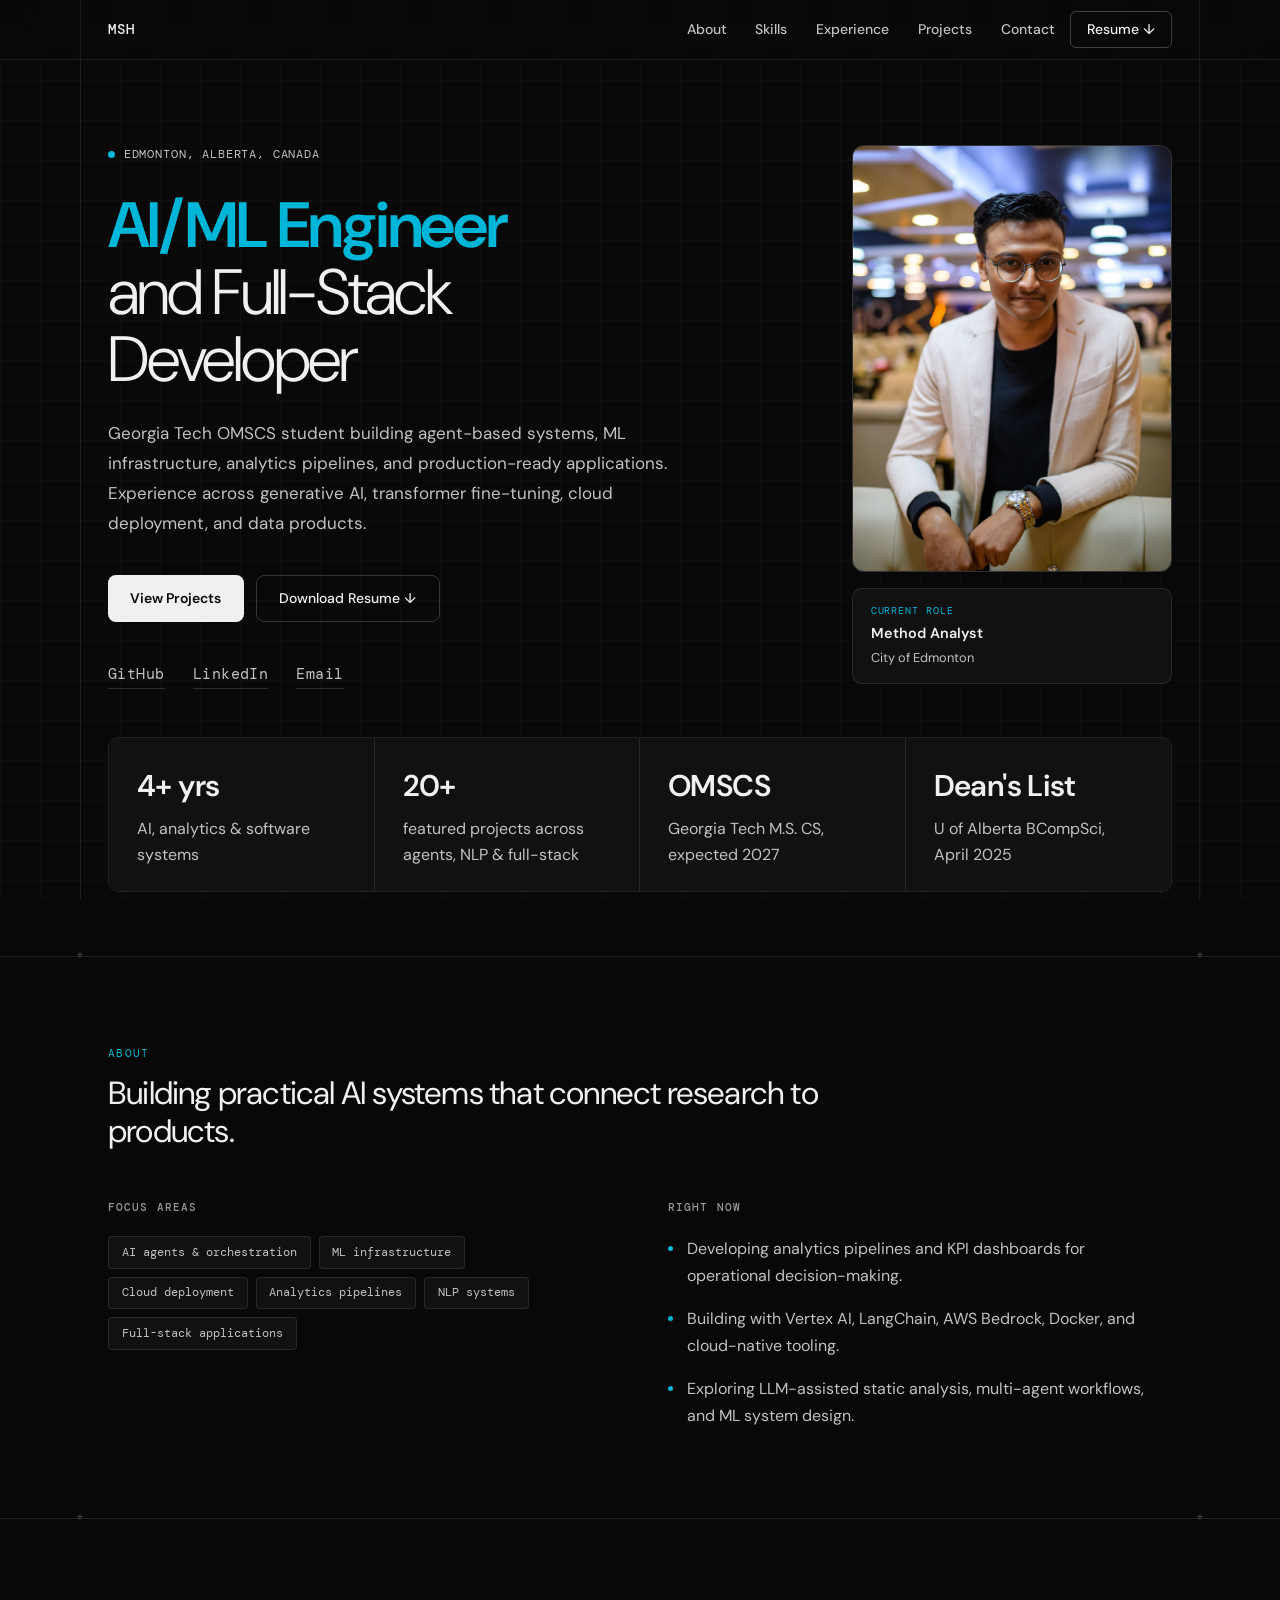
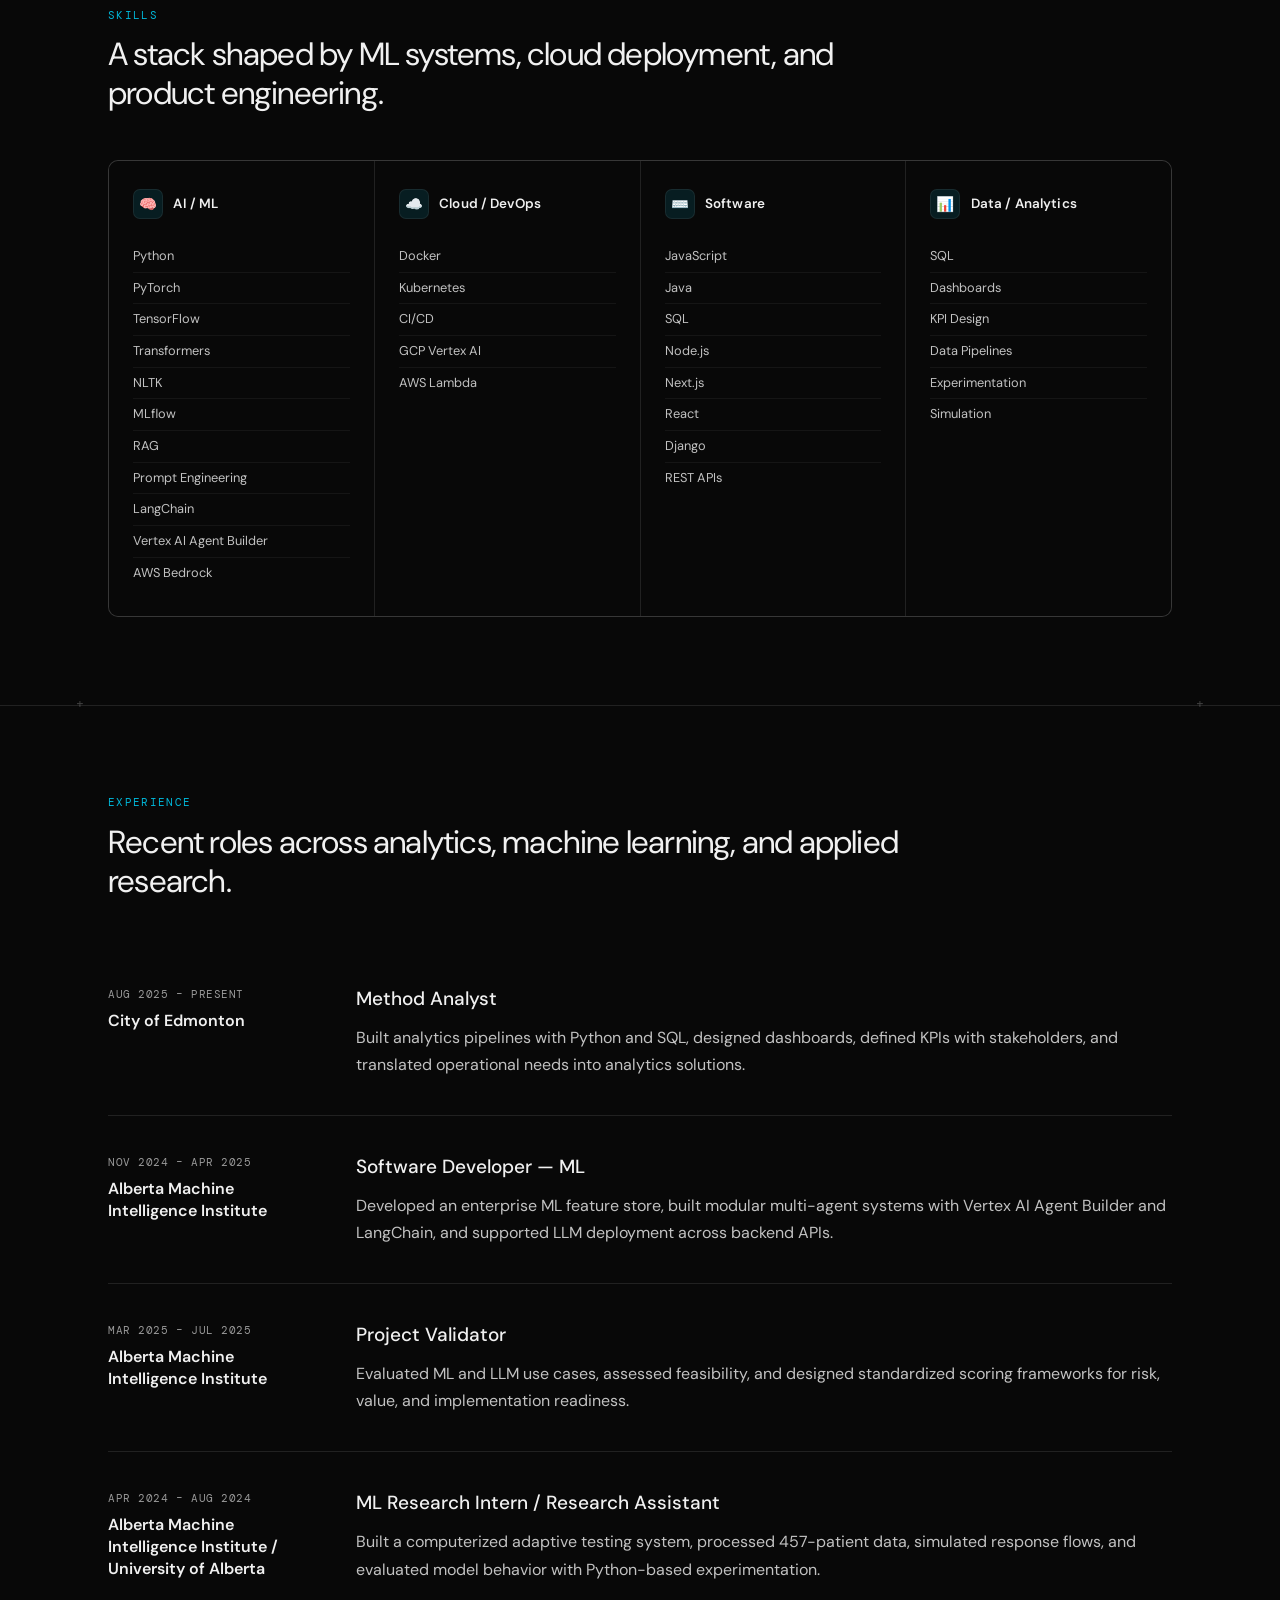
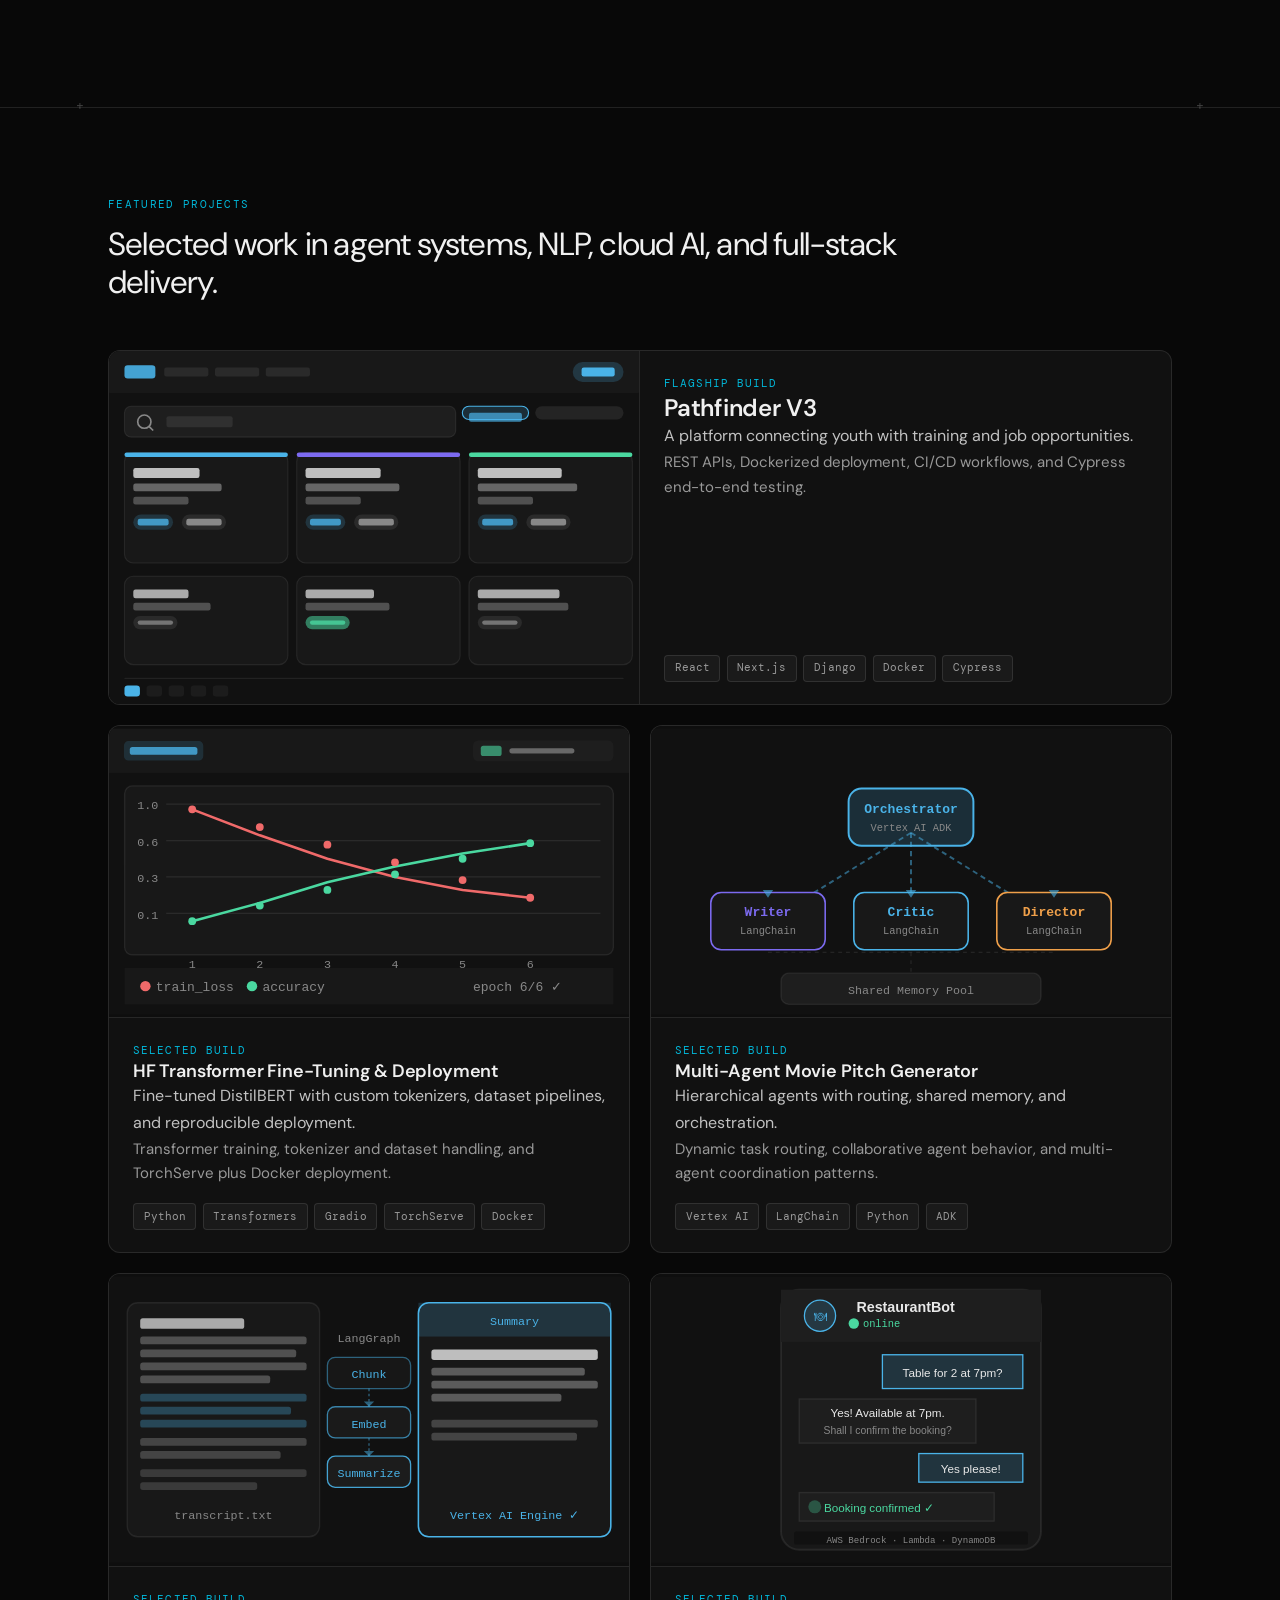
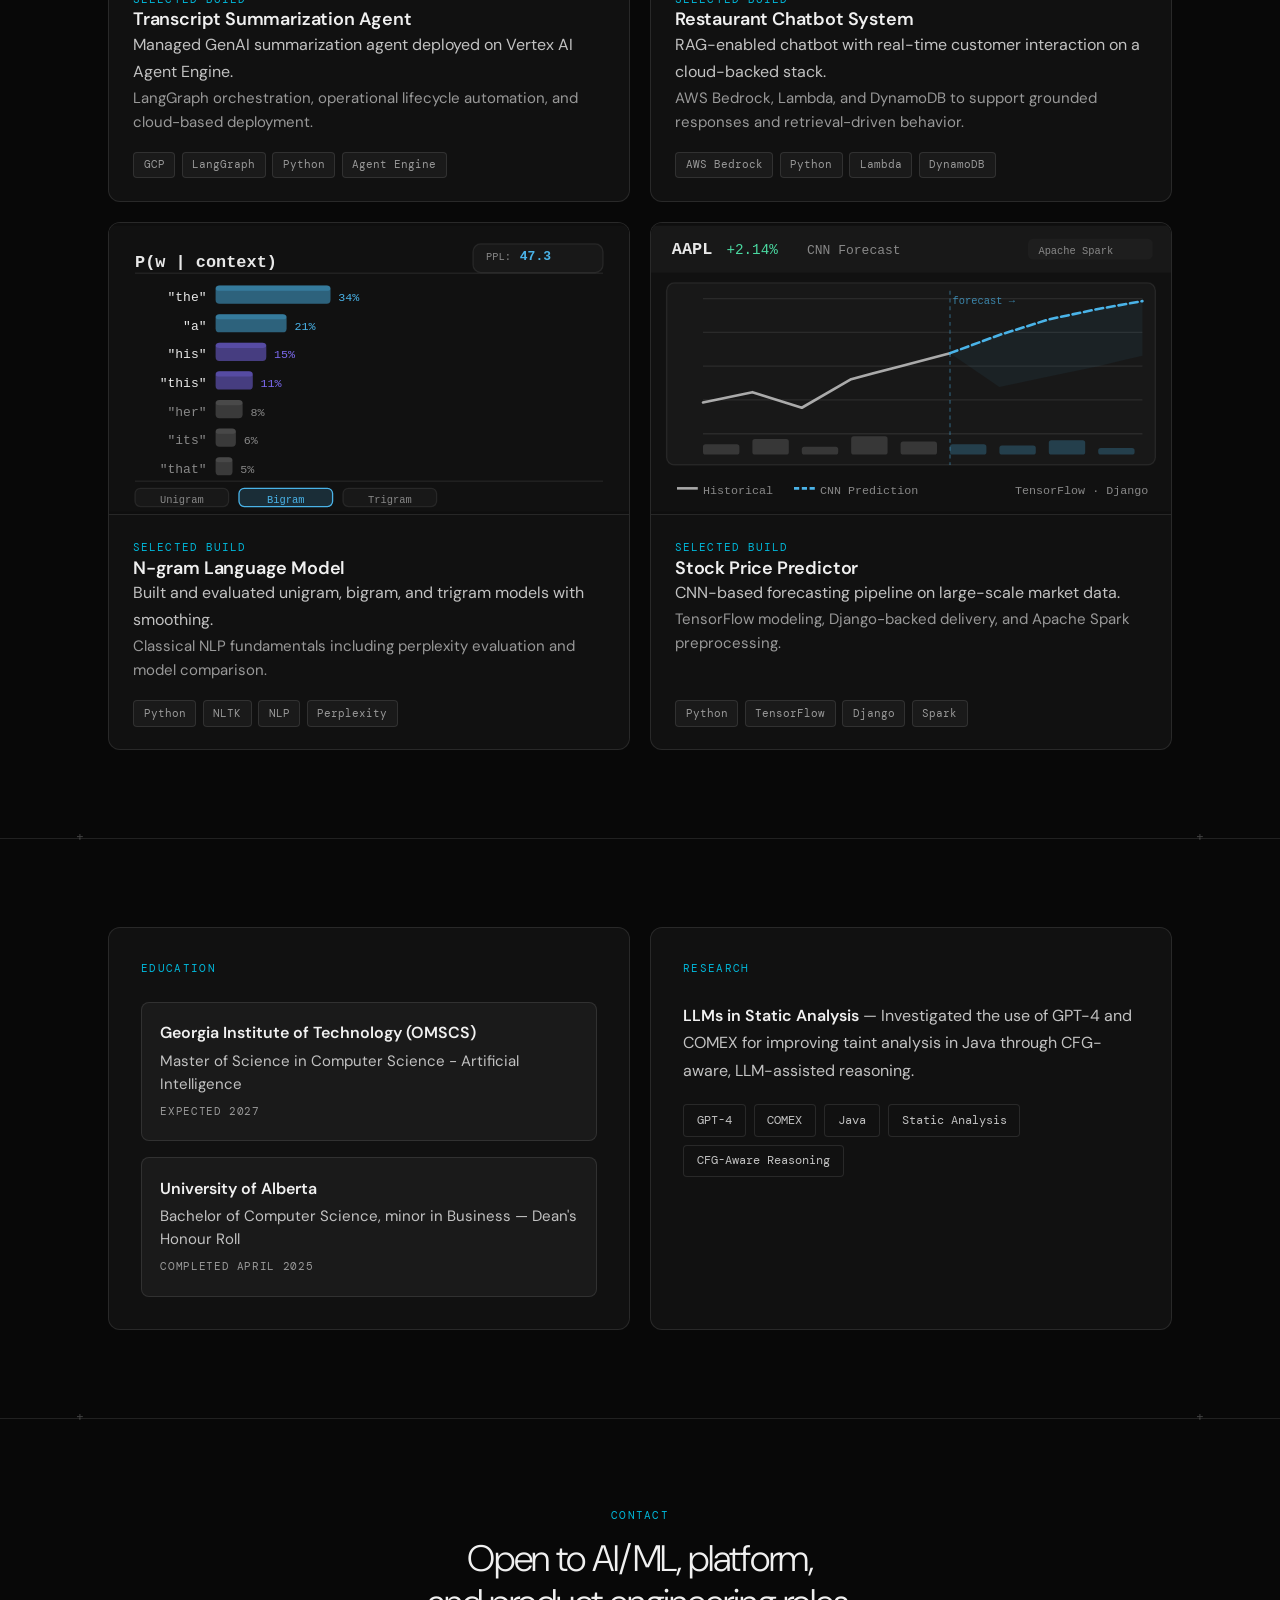
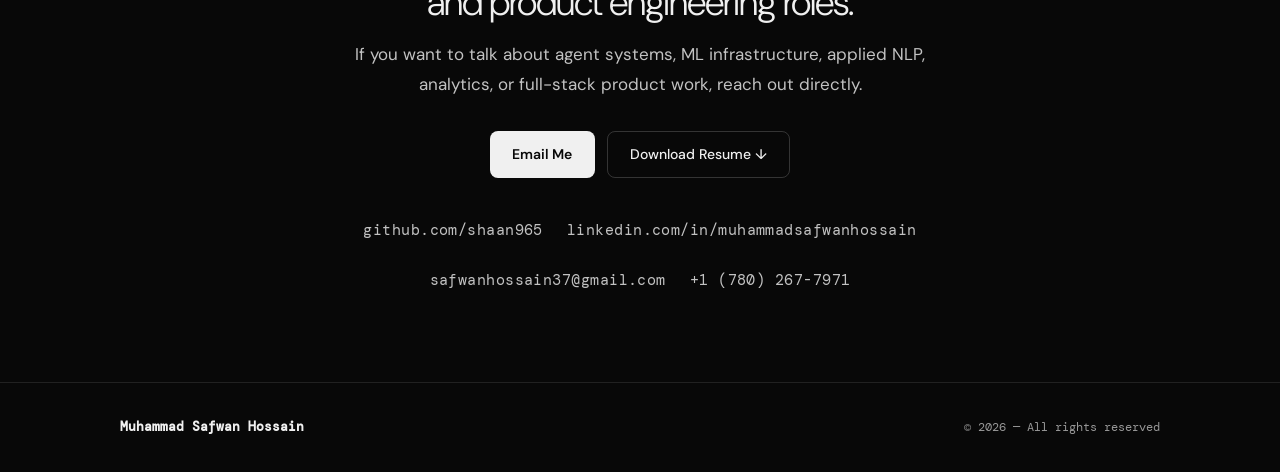
<file: index.html>
<!DOCTYPE html>
<html lang="en">
<head>
  <meta charset="UTF-8">
  <meta http-equiv="refresh" content="0; url=./Portfolio.html">
  <meta name="viewport" content="width=device-width, initial-scale=1.0">
  <title>Redirecting...</title>
  <script>
    window.location.replace('./Portfolio.html');
  </script>
</head>
<body>
  <p><a href="./Portfolio.html">Open portfolio</a></p>
</body>
</html>
</file>
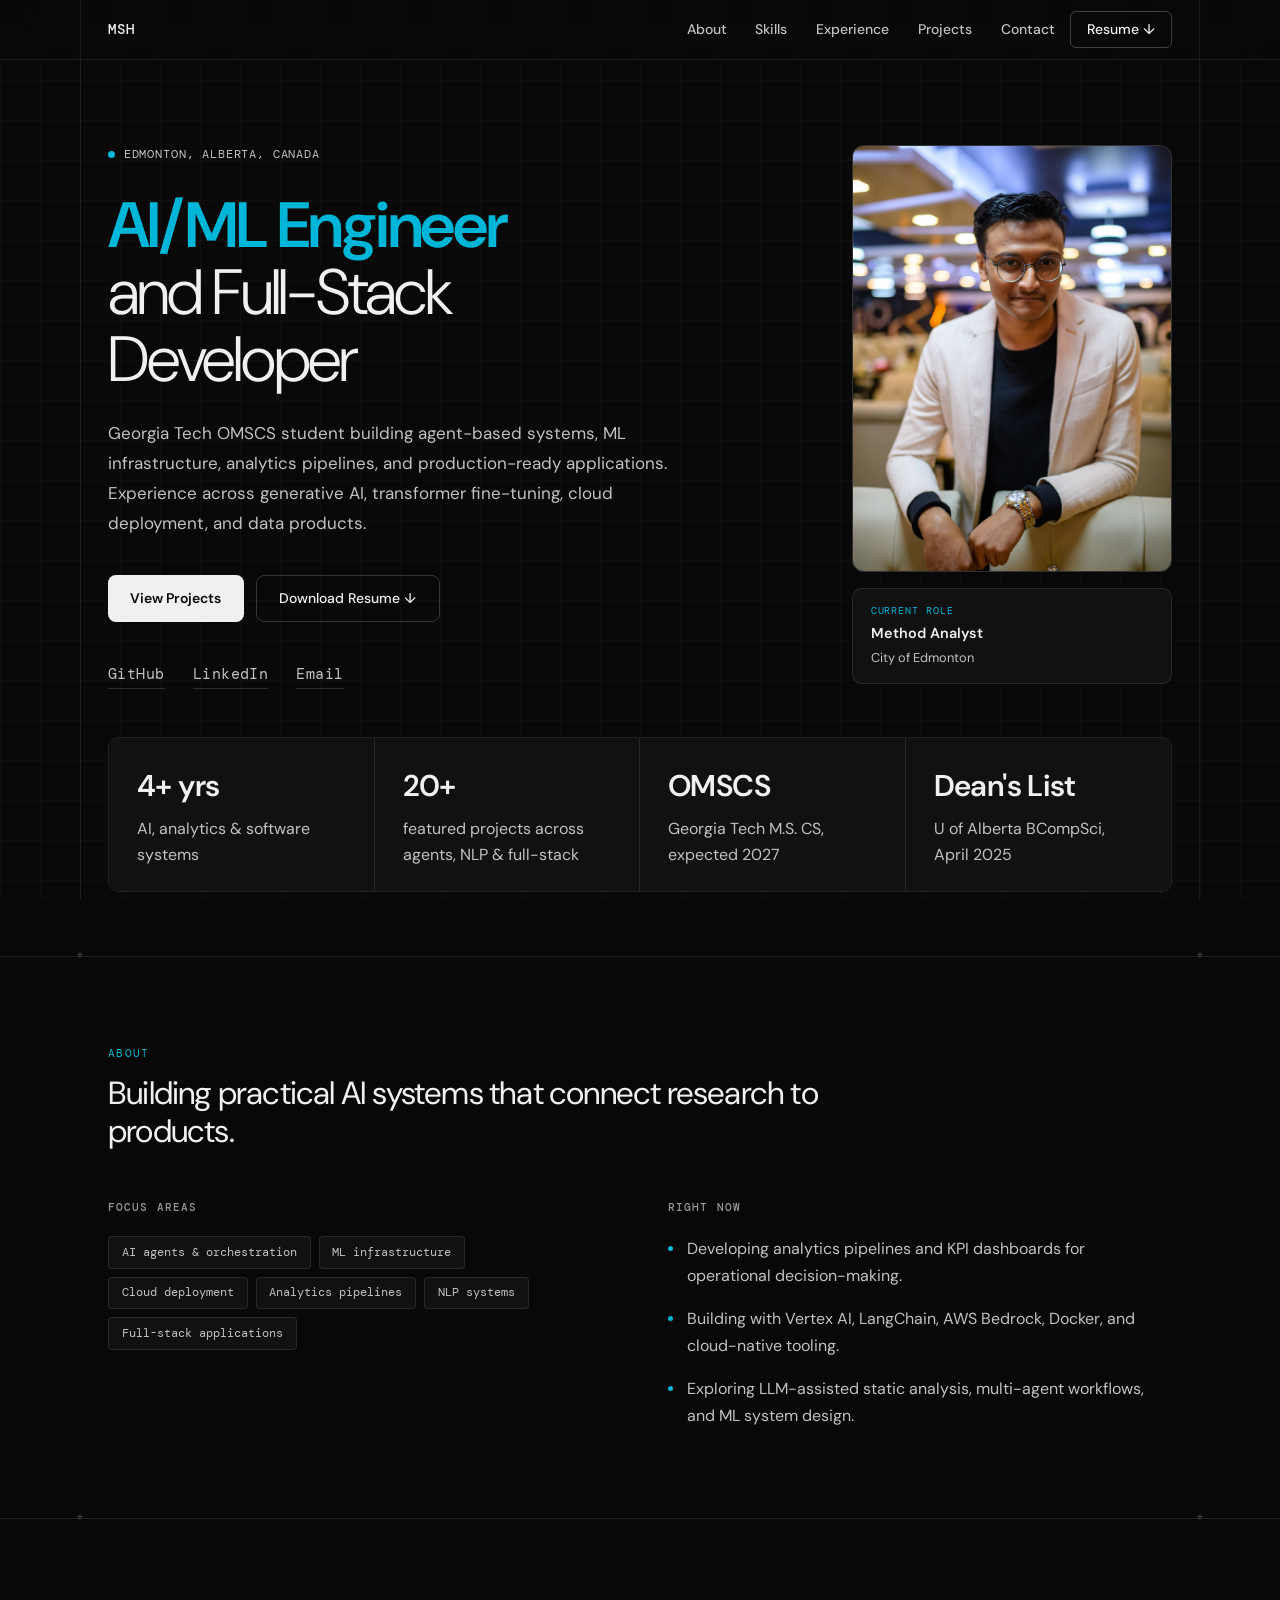
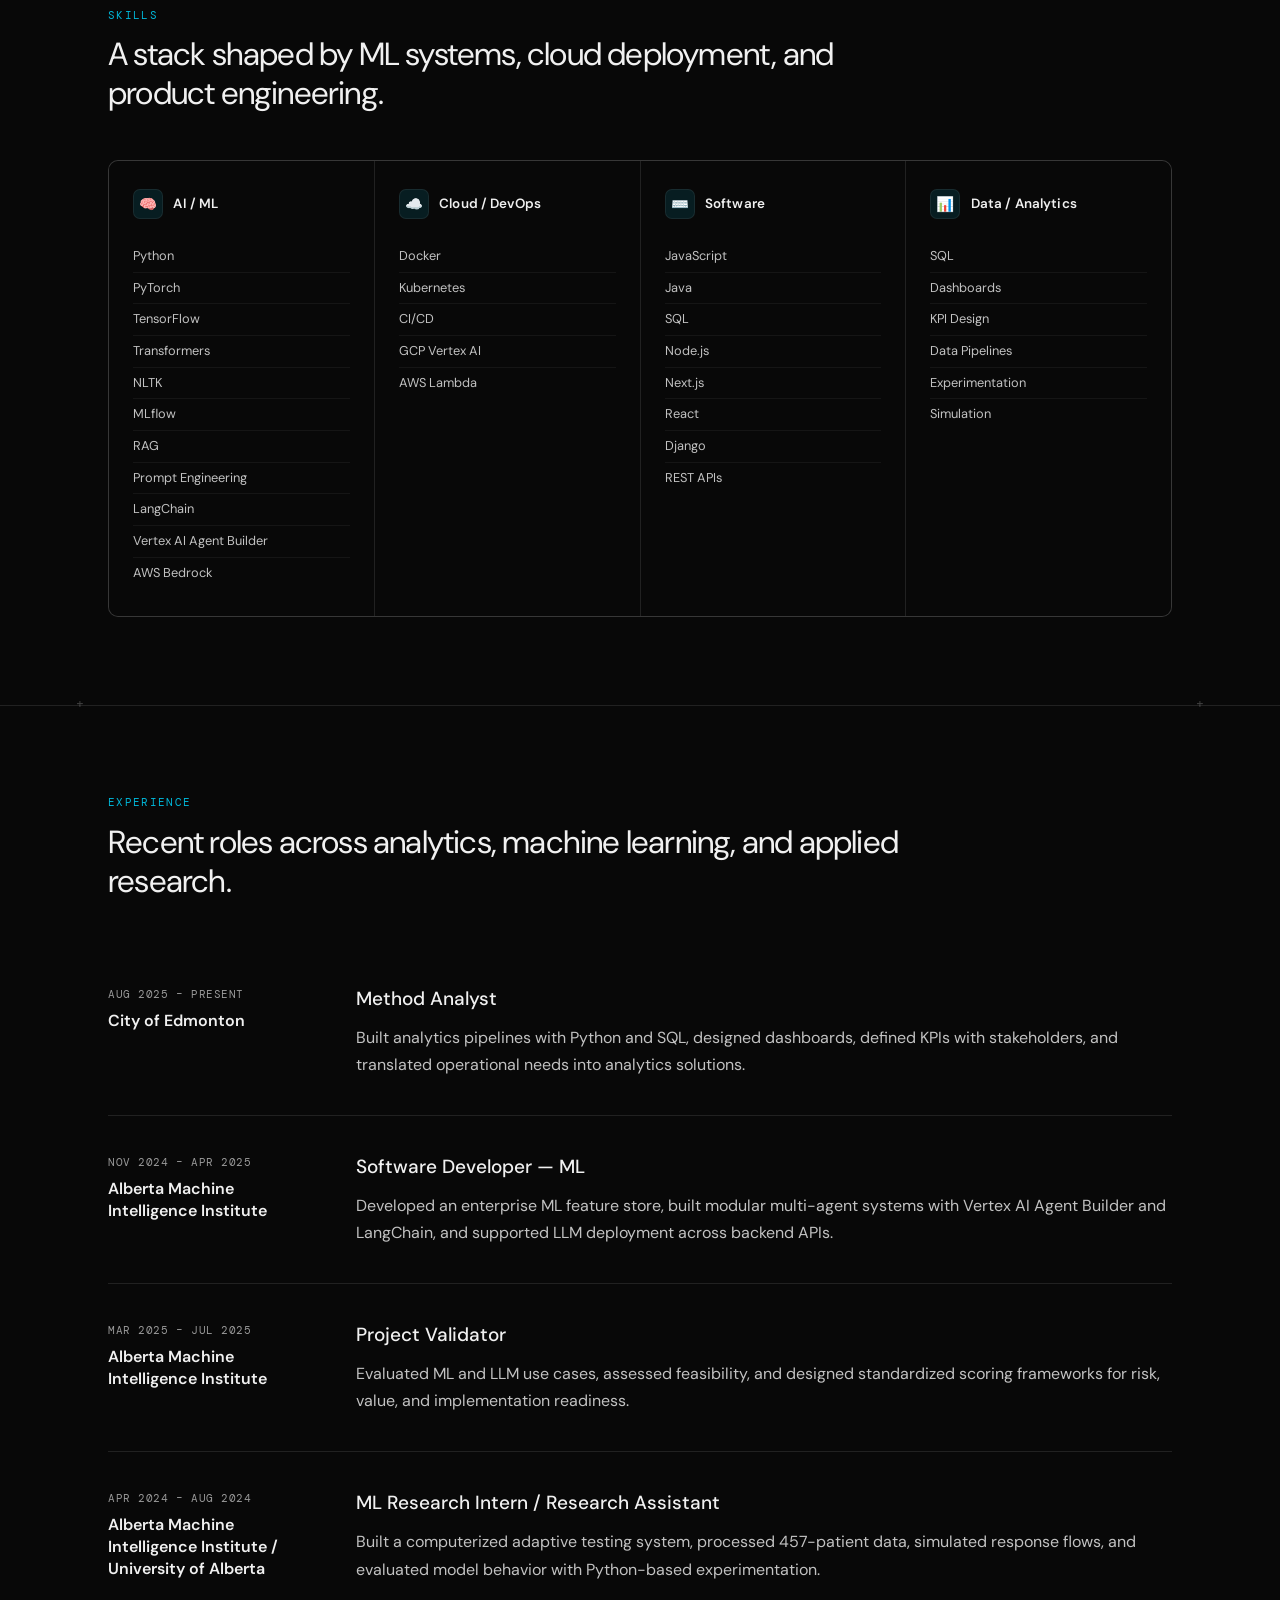
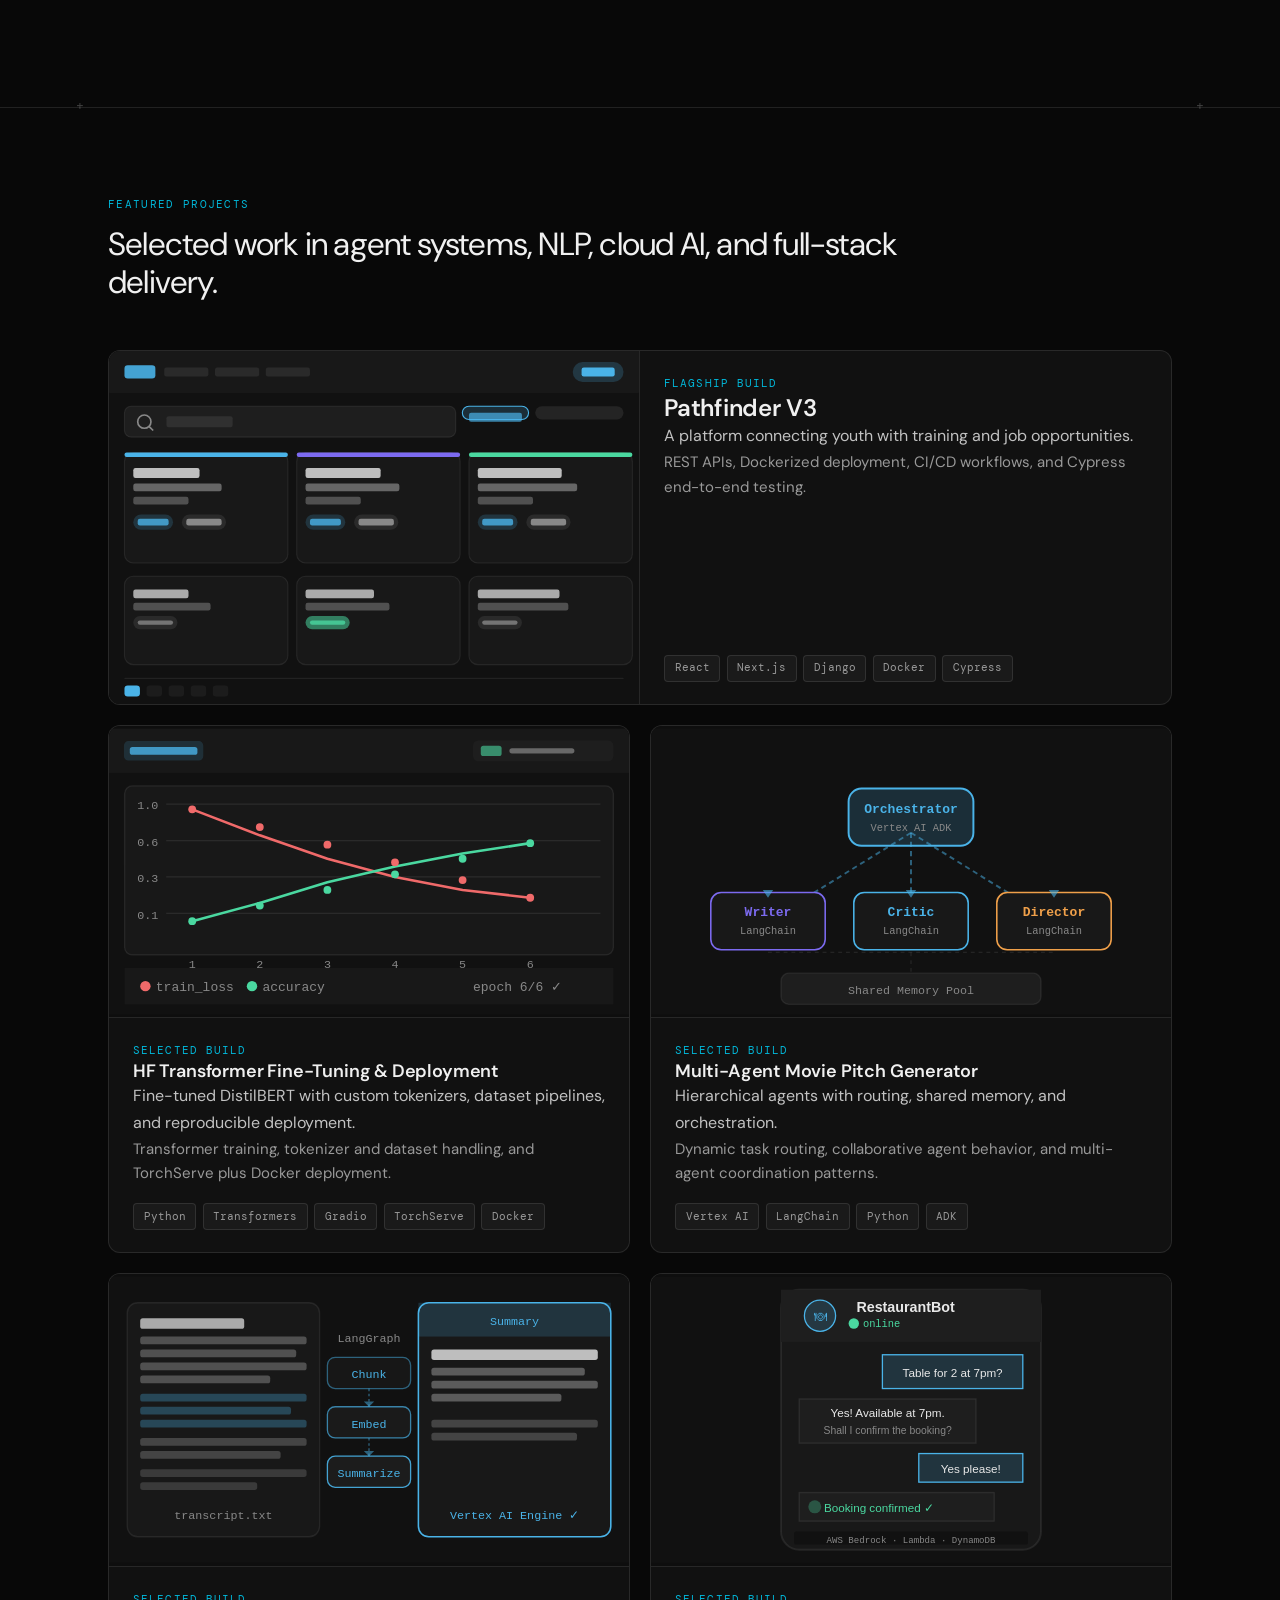
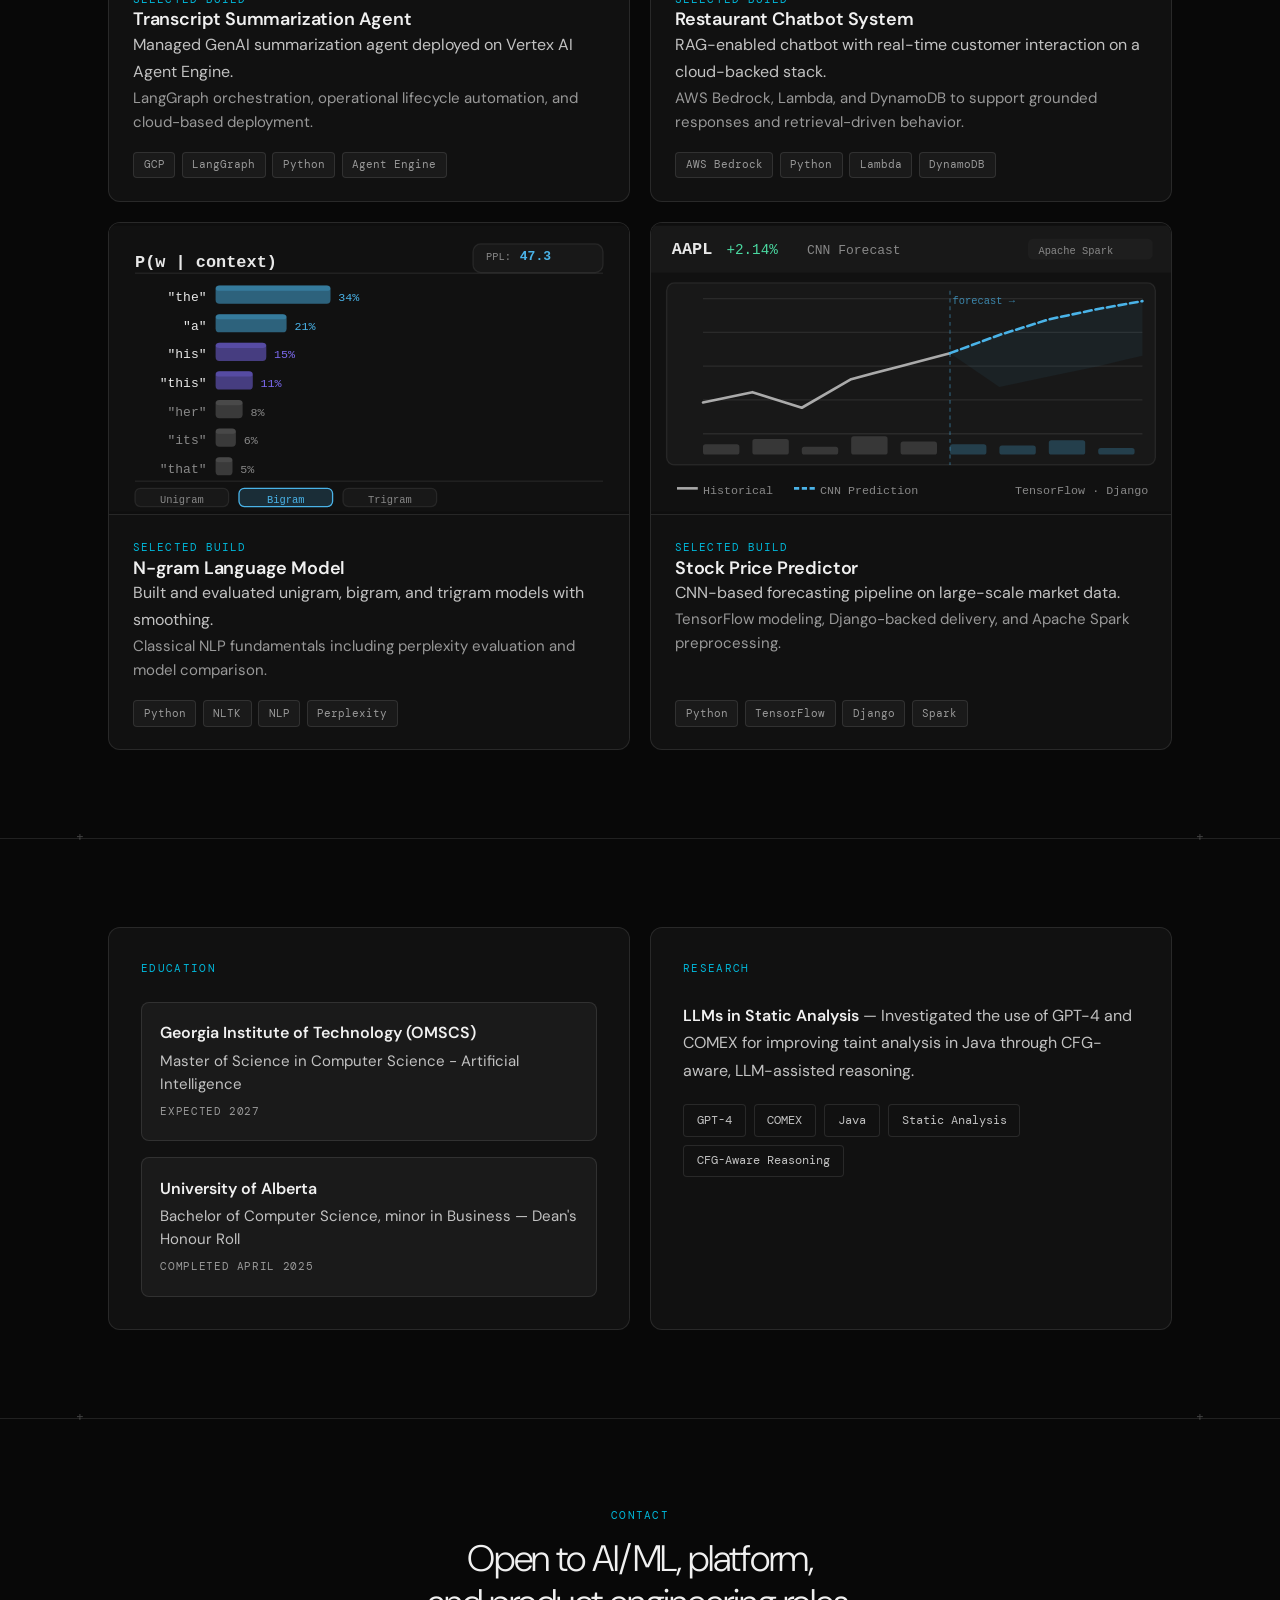
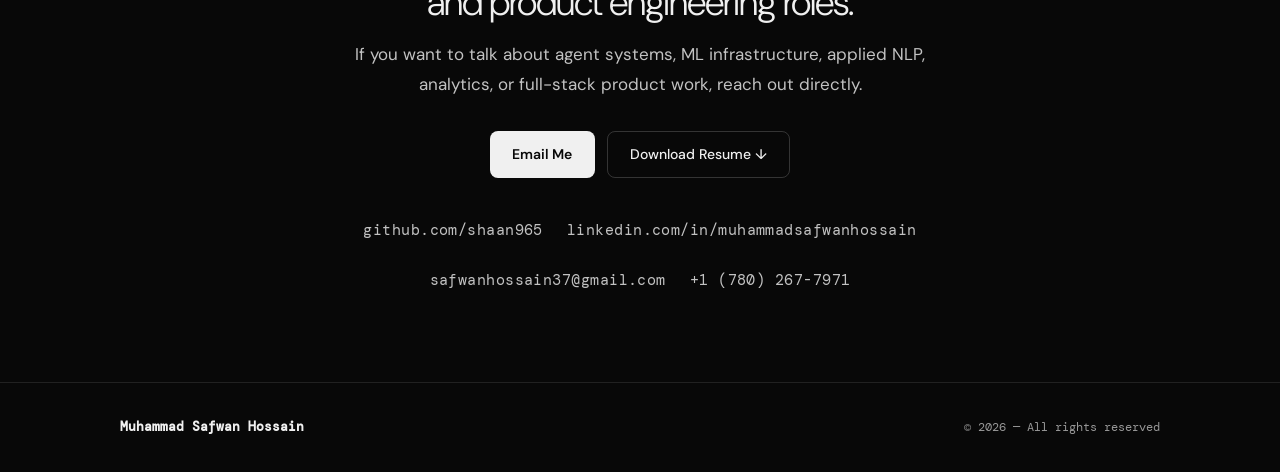
<file: Portfolio.html>
<!DOCTYPE html><html lang="en" style="--accent: oklch(70% 0.16 212); --bg: #080808;"><head>


  <meta charset="UTF-8"><style id="hb-stylesheet"></style>
  <meta name="viewport" content="width=device-width, initial-scale=1.0">
  <title>Muhammad Safwan Hossain — AI/ML Engineer</title>
  <link rel="preconnect" href="https://fonts.googleapis.com">
  <link rel="preconnect" href="https://fonts.gstatic.com" crossorigin="">
  <link href="https://fonts.googleapis.com/css2?family=DM+Sans:ital,opsz,wght@0,9..40,300;0,9..40,400;0,9..40,500;0,9..40,600;1,9..40,300&amp;family=DM+Mono:wght@400;500&amp;display=swap" rel="stylesheet">
  <style>
    *, *::before, *::after { box-sizing: border-box; margin: 0; padding: 0; }

    :root {
      --bg:         #080808;
      --bg-2:       #111111;
      --bg-3:       #1a1a1a;
      --line:       rgba(255,255,255,0.1);
      --line-hover: rgba(255,255,255,0.22);
      --text:       #f0f0f0;
      --muted:      #c2c2c2;
      --subtle:     #999;
      --accent:     oklch(70% 0.16 212);
      --accent-dim: oklch(70% 0.16 212 / 0.12);
      --mono:       'DM Mono', monospace;
      --sans:       'DM Sans', sans-serif;
      --container:  1120px;
      --r:          10px;
      --ease:       cubic-bezier(.25,.46,.45,.94);
    }

    html { font-size: 16px !important; scroll-behavior: smooth; }

    body {
      background: var(--bg);
      color: var(--text);
      font-family: var(--sans);
      line-height: 1.6;
      overflow-x: hidden;
      -webkit-font-smoothing: antialiased;
    }

    /* + corner markers at section intersections */
    section {
      overflow: visible;
    }
    section::before, section::after {
      content: '+';
      position: absolute;
      top: -8px;
      font-family: var(--mono);
      font-size: 13px;
      color: rgba(255,255,255,0.22);
      line-height: 1;
      z-index: 10000;
      pointer-events: none;
    }
    section::before {
      left: max(1.25rem, calc(50% - min(560px, 50% - 1.25rem)));
      transform: translateX(-50%);
    }
    section::after {
      right: max(1.25rem, calc(50% - min(560px, 50% - 1.25rem)));
      transform: translateX(50%);
    }

    /* newspaper column strokes */
    body::after {
      content: '';
      position: fixed;
      inset: 0;
      margin-inline: auto;
      width: min(var(--container), 100% - 2.5rem);
      border-left: 1px solid rgba(255,255,255,0.07);
      border-right: 1px solid rgba(255,255,255,0.07);
      pointer-events: none;
      z-index: 9999;
    }

    /* subtle grid texture with varying cell opacity */
    body::before {
      content: '';
      position: fixed;
      inset: 0;
      z-index: 0;
      pointer-events: none;
      background-image:
        linear-gradient(rgba(255,255,255,0.025) 1px, transparent 1px),
        linear-gradient(90deg, rgba(255,255,255,0.025) 1px, transparent 1px),
        linear-gradient(45deg, rgba(255,255,255,0.008) 25%, transparent 25%),
        linear-gradient(-45deg, rgba(255,255,255,0.008) 25%, transparent 25%),
        linear-gradient(45deg, transparent 75%, rgba(255,255,255,0.008) 75%),
        linear-gradient(-45deg, transparent 75%, rgba(255,255,255,0.008) 75%);
      background-size:
        40px 40px,
        40px 40px,
        80px 80px,
        80px 80px,
        80px 80px,
        80px 80px;
      background-position: 0 0, 0 0, 0 0, 0 40px, 40px -40px, -40px 0;
    }

    a { color: inherit; text-decoration: none; }
    img { display: block; max-width: 100%; }
    button { font: inherit; cursor: pointer; border: none; background: none; }
    ul { list-style: none; }

    .container {
      width: min(var(--container), 100% - 2.5rem);
      margin-inline: auto;
      position: relative;
      z-index: 1;
      padding-inline: 1.75rem;
    }

    /* ─── NAV ─── */
    #nav {
      position: fixed;
      inset: 0 0 auto;
      z-index: 100;
      height: 60px;
      display: flex;
      align-items: center;
      background: rgba(8,8,8,0.75);
      backdrop-filter: blur(18px);
      -webkit-backdrop-filter: blur(18px);
      border-bottom: 1px solid var(--line);
      transition: background 300ms var(--ease);
    }
    #nav.scrolled { background: rgba(8,8,8,0.95); }
    .nav-inner {
      display: flex;
      align-items: center;
      justify-content: space-between;
      gap: 2rem;
      width: 100%;
    }
    .nav-brand {
      font-family: var(--mono);
      font-size: 14px;
      font-weight: 500;
      color: var(--text);
      letter-spacing: .06em;
    }
    .nav-links {
      display: flex;
      align-items: center;
      gap: .1rem;
    }
    .nav-links a {
      padding: .45rem .85rem;
      border-radius: 6px;
      font-size: 14px;
      font-weight: 500;
      color: var(--muted);
      transition: color 180ms, background 180ms;
      white-space: nowrap;
    }
    .nav-links a:hover, .nav-links a.active { color: var(--text); background: rgba(255,255,255,0.07); }
    .nav-resume {
      padding: .42rem 1rem !important;
      border: 1px solid var(--line-hover) !important;
      border-radius: 6px !important;
      color: var(--text) !important;
      background: transparent !important;
      transition: border-color 180ms, background 180ms !important;
    }
    .nav-resume:hover { border-color: rgba(255,255,255,0.4) !important; background: rgba(255,255,255,0.05) !important; }
    .nav-toggle {
      display: none;
      color: var(--text);
      padding: .5rem;
      opacity: .9;
    }

    /* ─── HERO ─── */
    #hero {
      min-height: 100svh;
      display: flex;
      flex-direction: column;
      justify-content: center;
      padding-top: 60px;
      border-bottom: 1px solid var(--line);
      position: relative;
      z-index: 1;
    }
    .hero-grid {
      display: grid;
      grid-template-columns: 1fr 320px;
      gap: 5rem;
      align-items: center;
      padding: 5rem 0 3rem;
    }
    .hero-label {
      display: inline-flex;
      align-items: center;
      gap: .55rem;
      font-family: var(--mono);
      font-size: 12px;
      color: var(--muted);
      letter-spacing: .07em;
      text-transform: uppercase;
      margin-bottom: 1.75rem;
    }
    .hero-label::before {
      content: '';
      width: 7px; height: 7px;
      border-radius: 50%;
      background: var(--accent);
      flex-shrink: 0;
    }
    .hero-title {
      font-size: clamp(44px, 5vw, 68px);
      font-weight: 300;
      line-height: 1.05;
      letter-spacing: -.035em;
      color: var(--text);
      margin-bottom: 1.5rem;
    }
    .hero-title strong {
      font-weight: 600;
      color: var(--accent);
    }
    .hero-bio {
      font-size: 17px;
      line-height: 1.78;
      color: var(--muted);
      max-width: 50ch;
      margin-bottom: 2.25rem;
    }
    .hero-actions {
      display: flex;
      flex-wrap: wrap;
      gap: .75rem;
      margin-bottom: 2.5rem;
    }
    .btn-primary {
      display: inline-flex;
      align-items: center;
      gap: .45rem;
      padding: .72rem 1.4rem;
      background: var(--text);
      color: #080808;
      border-radius: 8px;
      font-size: 14px;
      font-weight: 600;
      transition: opacity 200ms, transform 200ms;
    }
    .btn-primary:hover { opacity: .88; transform: translateY(-1px); }
    .btn-ghost {
      display: inline-flex;
      align-items: center;
      gap: .45rem;
      padding: .72rem 1.4rem;
      border: 1px solid rgba(255,255,255,0.18);
      border-radius: 8px;
      font-size: 14px;
      font-weight: 500;
      color: var(--text);
      transition: border-color 200ms, background 200ms, transform 200ms;
    }
    .btn-ghost:hover { border-color: rgba(255,255,255,0.35); background: rgba(255,255,255,0.04); transform: translateY(-1px); }
    .hero-socials {
      display: flex;
      gap: 1.75rem;
    }
    .hero-socials a {
      font-size: 15px;
      font-family: var(--mono);
      color: var(--muted);
      border-bottom: 1px solid rgba(255,255,255,0.15);
      padding-bottom: 2px;
      letter-spacing: .03em;
      transition: color 200ms, border-color 200ms;
    }
    .hero-socials a:hover { color: var(--text); border-color: var(--text); }

    /* ─── PHOTO COLUMN ─── */
    .hero-photo-col {
      display: flex;
      flex-direction: column;
      gap: 1rem;
    }
    .hero-photo {
      aspect-ratio: 3/4;
      border-radius: 12px;
      overflow: hidden;
      background: var(--bg-3);
      border: 1px solid var(--line);
    }
    .hero-photo img {
      width: 100%;
      height: 100%;
      object-fit: cover;
      object-position: center 8%;
    }
    /* badge BELOW photo, natural flow */
    .hero-badge {
      padding: .9rem 1.1rem;
      background: var(--bg-2);
      border: 1px solid var(--line);
      border-radius: var(--r);
      display: flex;
      flex-direction: column;
      gap: .15rem;
    }
    .badge-label {
      font-family: var(--mono);
      font-size: .65rem;
      color: var(--accent);
      text-transform: uppercase;
      letter-spacing: .09em;
    }
    .badge-value {
      font-size: .9rem;
      font-weight: 600;
      color: var(--text);
    }
    .badge-sub {
      font-size: .8rem;
      color: var(--muted);
    }

    /* ─── STATS STRIP ─── */
    .hero-stats-wrap {
      padding: 0 0 4rem;
    }
    .hero-stats {
      display: grid;
      grid-template-columns: repeat(4, 1fr);
      border: 1px solid var(--line);
      border-radius: 10px;
      overflow: hidden;
    }
    .stat-item {
      background: var(--bg-2);
      padding: 24px 28px;
      border-right: 1px solid var(--line);
      font-size: 16px;
    }
    .stat-item:last-child { border-right: none; }
    .stat-value {
      display: block;
      font-size: 30px;
      font-weight: 600;
      letter-spacing: -.02em;
      margin-bottom: 6px;
      color: var(--text);
    }
    .stat-label {
      font-size: 16px;
      color: var(--muted);
      line-height: 1.5;
    }

    /* ─── SECTION SHELL ─── */
    .section {
      padding: 5.5rem 0;
      border-bottom: 1px solid var(--line);
      position: relative;
      z-index: 1;
    }
    .section-header { margin-bottom: 3rem; }
    .eyebrow {
      font-family: var(--mono);
      font-size: 11px;
      letter-spacing: .12em;
      text-transform: uppercase;
      color: var(--accent);
      margin-bottom: .7rem;
      display: block;
    }
    .section-title {
      font-size: clamp(28px, 2.5vw, 38px);
      font-weight: 400;
      letter-spacing: -.025em;
      line-height: 1.2;
      color: var(--text);
      max-width: 38ch;
    }

    /* ─── ABOUT ─── */
    .about-grid {
      display: grid;
      grid-template-columns: 1fr 1fr;
      gap: 3.5rem;
    }
    .about-col h3 {
      font-size: 11px;
      font-weight: 500;
      color: var(--subtle);
      text-transform: uppercase;
      letter-spacing: .1em;
      font-family: var(--mono);
      margin-bottom: 1.25rem;
    }
    .about-tags {
      display: flex;
      flex-wrap: wrap;
      gap: .5rem;
    }
    .tag {
      padding: .35rem .8rem;
      border: 1px solid var(--line);
      border-radius: 4px;
      font-size: 12px;
      color: var(--muted);
      font-family: var(--mono);
      background: var(--bg-2);
      transition: border-color 180ms, color 180ms;
    }
    .tag:hover { border-color: var(--line-hover); color: var(--text); }
    .about-bullets {
      display: flex;
      flex-direction: column;
      gap: 1rem;
    }
    .about-bullets li {
      font-size: 16px;
      color: var(--muted);
      line-height: 1.68;
      padding-left: 1.2rem;
      position: relative;
    }
    .about-bullets li::before {
      content: '';
      position: absolute;
      left: 0; top: .62em;
      width: 5px; height: 5px;
      border-radius: 50%;
      background: var(--accent);
    }

    /* ─── SKILLS ─── */
    .skills-grid {
      display: grid;
      grid-template-columns: repeat(4, 1fr);
      gap: 1px;
      background: var(--line);
      border: 1px solid var(--line);
      border-radius: var(--r);
      overflow: hidden;
    }
    .skill-col {
      background: var(--bg);
      padding: 1.75rem 1.5rem;
      transition: background 200ms;
    }
    .skill-col:hover { background: var(--bg-2); }
    .skill-col-header {
      display: flex;
      align-items: center;
      gap: .65rem;
      margin-bottom: 1.35rem;
    }
    .skill-icon {
      width: 30px; height: 30px;
      border-radius: 7px;
      background: var(--accent-dim);
      display: grid;
      place-items: center;
      font-size: .9rem;
      border: 1px solid rgba(255,255,255,0.07);
    }
    .skill-col-title {
      font-size: .84rem;
      font-weight: 600;
      color: var(--text);
      letter-spacing: .01em;
    }
    .skill-items {
      display: flex;
      flex-direction: column;
    }
    .skill-items li {
      font-size: .8rem;
      color: var(--muted);
      padding: .32rem 0;
      border-bottom: 1px solid rgba(255,255,255,0.05);
      transition: color 180ms;
    }
    .skill-items li:last-child { border-bottom: none; }
    .skill-items li:hover { color: var(--text); }

    /* ─── EXPERIENCE ─── */
    .experience-list { display: flex; flex-direction: column; }
    .exp-item {
      display: grid;
      grid-template-columns: 200px 1fr;
      gap: 3rem;
      padding: 2.25rem 0;
      border-bottom: 1px solid var(--line);
    }
    .exp-item:last-child { border-bottom: none; }
    .exp-meta { display: flex; flex-direction: column; gap: .45rem; padding-top: .1rem; }
    .exp-date {
      font-family: var(--mono);
      font-size: 11px;
      color: var(--subtle);
      letter-spacing: .05em;
      text-transform: uppercase;
    }
    .exp-org { font-size: 16px; font-weight: 600; color: var(--text); line-height: 1.35; }
    .exp-role { font-size: 19px; font-weight: 500; color: var(--text); margin-bottom: .6rem; }
    .exp-summary { font-size: 16px; color: var(--muted); line-height: 1.72; }

    /* ─── PROJECTS ─── */
    .projects-grid {
      display: grid;
      grid-template-columns: repeat(2, 1fr);
      gap: 1.25rem;
    }
    .project-card {
      border: 1px solid var(--line);
      border-radius: 12px;
      overflow: hidden;
      background: var(--bg-2);
      transition: border-color 280ms var(--ease), transform 280ms var(--ease);
      display: flex;
      flex-direction: column;
    }
    .project-card:hover { border-color: rgba(255,255,255,0.2); transform: translateY(-3px); }
    .project-card.featured {
      grid-column: span 2;
      display: grid;
      grid-template-columns: 1fr 1fr;
    }
    .project-img {
      background: var(--bg-3);
      aspect-ratio: 16/9;
      overflow: hidden;
      border-bottom: 1px solid var(--line);
      display: flex;
      align-items: center;
      justify-content: center;
    }
    .project-card.featured .project-img {
      aspect-ratio: auto;
      min-height: 260px;
      border-bottom: none;
      border-right: 1px solid var(--line);
    }
    .project-img img {
      width: 100%; height: 100%;
      object-fit: cover;
      opacity: .8;
    }
    .project-img-placeholder {
      font-family: var(--mono);
      font-size: .68rem;
      color: var(--subtle);
      letter-spacing: .05em;
      padding: 1.5rem;
      text-align: center;
      line-height: 1.6;
    }
    .project-body {
      padding: 1.5rem 1.5rem 1.4rem;
      display: flex;
      flex-direction: column;
      gap: .8rem;
      flex: 1;
      justify-content: space-between;
    }
    .project-eyebrow {
      font-family: var(--mono);
      font-size: 11px;
      letter-spacing: .1em;
      text-transform: uppercase;
      color: var(--accent);
    }
    .project-title {
      font-size: 18px;
      font-weight: 600;
      line-height: 1.3;
      letter-spacing: -.01em;
      color: var(--text);
    }
    .project-featured-title { font-size: 24px; }
    .project-summary { font-size: 16px; color: var(--muted); line-height: 1.68; }
    .project-highlights { font-size: 15px; color: var(--subtle); line-height: 1.62; }
    .project-tech { display: flex; flex-wrap: wrap; gap: .4rem; margin-top: .3rem; }
    .tech-tag {
      padding: .22rem .6rem;
      border: 1px solid var(--line);
      border-radius: 4px;
      font-family: var(--mono);
      font-size: 11px;
      color: var(--subtle);
      background: var(--bg-3);
    }

    /* ─── EDUCATION / RESEARCH ─── */
    .edu-grid {
      display: grid;
      grid-template-columns: 1fr 1fr;
      gap: 1.25rem;
      margin: 0;
    }
    .edu-card {
      border: 1px solid var(--line);
      border-radius: 12px;
      padding: 2rem;
      background: var(--bg-2);
    }
    .edu-entries { display: flex; flex-direction: column; gap: 1rem; margin-top: 1.5rem; }
    .edu-entry {
      padding: 1.1rem 1.15rem;
      background: var(--bg-3);
      border: 1px solid var(--line);
      border-radius: 8px;
    }
    .edu-school { font-size: 16px; font-weight: 600; color: var(--text); margin-bottom: .25rem; }
    .edu-degree { font-size: 15px; color: var(--muted); line-height: 1.5; }
    .edu-date {
      display: inline-block; margin-top: .5rem;
      font-family: var(--mono); font-size: .67rem;
      color: var(--subtle); text-transform: uppercase; letter-spacing: .06em;
    }
    .research-body { margin-top: 1.5rem; }
    .research-desc {
      font-size: 16px; color: var(--muted);
      line-height: 1.72; margin-bottom: 1.25rem;
    }
    .research-desc strong { color: var(--text); font-weight: 600; }

    /* ─── CONTACT ─── */
    #contact { border-bottom: none; }
    .contact-inner {
      max-width: 600px;
      margin: 0 auto;
      text-align: center;
    }
    .contact-title {
      font-size: clamp(1.6rem, 3vw, 2.3rem);
      font-weight: 300;
      letter-spacing: -.03em;
      line-height: 1.2;
      color: var(--text);
      margin-bottom: 1rem;
    }
    .contact-desc {
      font-size: 17px; color: var(--muted);
      line-height: 1.72; margin-bottom: 2rem;
    }
    .contact-actions {
      display: flex;
      justify-content: center;
      gap: .75rem;
      flex-wrap: wrap;
      margin-bottom: 2.5rem;
    }
    .contact-links {
      display: flex;
      justify-content: center;
      flex-wrap: wrap;
      gap: 1.5rem;
    }
    .contact-links a {
      font-family: var(--mono);
      font-size: 15px;
      color: var(--muted);
      transition: color 180ms;
      letter-spacing: .03em;
      border-bottom: 1px solid transparent;
      padding-bottom: 1px;
    }
    .contact-links a:hover { color: var(--text); border-bottom-color: rgba(255,255,255,0.3); }

    /* ─── FOOTER ─── */
    footer {
      padding: 1.75rem 0;
      border-top: 1px solid var(--line);
      position: relative;
      z-index: 1;
    }
    .footer-inner {
      display: flex;
      align-items: center;
      justify-content: space-between;
      gap: 1rem;
      flex-wrap: wrap;
      padding: 6px 12px;
    }
    .footer-name { font-size: .8rem; font-weight: 600; font-family: var(--mono); color: var(--text); }
    .footer-copy { font-size: .75rem; color: var(--subtle); font-family: var(--mono); }

    /* ─── REVEAL ─── */
    .reveal {
      opacity: 0;
      transform: translateY(18px);
      transition: opacity 550ms var(--ease), transform 550ms var(--ease);
    }
    .reveal.visible { opacity: 1; transform: none; }

    /* ─── MOBILE NAV ─── */
    @media (max-width: 760px) {
      .nav-links > a:not(.nav-resume) { display: none; }
      .nav-toggle { display: flex; align-items: center; }
      .nav-links.open {
        display: flex !important;
        flex-direction: column;
        position: fixed;
        top: 60px;
        inset-inline: 0;
        background: rgba(8,8,8,0.98);
        border-bottom: 1px solid var(--line);
        padding: 1rem 1.5rem 1.5rem;
        gap: .2rem;
        backdrop-filter: blur(20px);
        z-index: 99;
      }
      .nav-links.open > a { display: block; padding: .65rem .75rem; font-size: .92rem; }
    }

    /* ─── RESPONSIVE ─── */
    @media (max-width: 900px) {
      .hero-grid { grid-template-columns: 1fr; gap: 2.5rem; }
      .hero-photo-col { max-width: 300px; margin: 0 auto; }
      .about-grid { grid-template-columns: 1fr; gap: 2.25rem; }
      .skills-grid { grid-template-columns: repeat(2, 1fr); }
      .edu-grid { grid-template-columns: 1fr; }
      .project-card.featured {
        grid-column: 1;
        grid-template-columns: 1fr;
      }
      .project-card.featured .project-img {
        aspect-ratio: 16/9;
        min-height: unset;
        border-right: none;
        border-bottom: 1px solid var(--line);
      }
      .projects-grid { grid-template-columns: 1fr; }
      .hero-stats { grid-template-columns: repeat(2, 1fr); }
      .stat-item:nth-child(2) { border-right: none; }
      .stat-item:nth-child(1), .stat-item:nth-child(2) { border-bottom: 1px solid var(--line); }
    }
    @media (max-width: 580px) {
      .exp-item { grid-template-columns: 1fr; gap: .4rem; }
      .skills-grid { grid-template-columns: 1fr; }
    }
  </style>
<template id="__bundler_thumbnail" data-bg-color="#080808">
  <svg viewBox="0 0 800 500" xmlns="http://www.w3.org/2000/svg">
    <rect width="800" height="500" fill="#080808"/>
    <rect x="80" y="60" width="200" height="8" rx="4" fill="#4ab3e8" opacity=".9"/>
    <rect x="80" y="80" width="340" height="32" rx="4" fill="#f0f0f0" opacity=".9"/>
    <rect x="80" y="120" width="280" height="32" rx="4" fill="#f0f0f0" opacity=".7"/>
    <rect x="80" y="180" width="300" height="10" rx="3" fill="#888" opacity=".6"/>
    <rect x="80" y="196" width="260" height="10" rx="3" fill="#888" opacity=".5"/>
    <rect x="80" y="230" width="90" height="32" rx="8" fill="#f0f0f0" opacity=".9"/>
    <rect x="184" y="230" width="120" height="32" rx="8" fill="none" stroke="#555" stroke-width="1.5"/>
    <rect x="460" y="40" width="260" height="340" rx="12" fill="#111" stroke="#222" stroke-width="1"/>
    <rect x="460" y="40" width="260" height="250" rx="12" fill="#1a1a1a"/>
    <rect x="460" y="300" width="260" height="80" rx="0 0 12 12" fill="#111"/>
    <rect x="476" y="310" width="80" height="8" rx="2" fill="#4ab3e8" opacity=".7"/>
    <rect x="476" y="324" width="140" height="10" rx="3" fill="#f0f0f0" opacity=".8"/>
    <rect x="476" y="340" width="100" height="8" rx="3" fill="#888" opacity=".6"/>
    <rect x="80" y="400" width="640" height="60" rx="8" fill="#111" stroke="#222" stroke-width="1"/>
    ${[0,1,2,3].map((i) => `<rect x="${100+i*160}" y="416" width="60" height="12" rx="3" fill="#f0f0f0" opacity=".7"/><rect x="${100+i*160}" y="434" width="120" height="8" rx="3" fill="#555" opacity=".6"/>`).join('')}
  </svg>
</template>
</head>
<body data-cc-id="cc-1" style="cursor: crosshair; font-size: 16px;">

<!-- NAV -->
<nav id="nav" class="scrolled">
  <div class="container">
    <div class="nav-inner">
      <a href="#hero" class="nav-brand">MSH</a>
      <div class="nav-links" id="nav-links">
        <a href="#about" class="">About</a>
        <a href="#skills" class="">Skills</a>
        <a href="#experience" class="">Experience</a>
        <a href="#projects" class="">Projects</a>
        <a href="#contact">Contact</a>
        <a href="assets/Muhammad_resume.pdf" download="Muhammad_resume.pdf" class="nav-resume">Resume ↓</a>
      </div>
      <button class="nav-toggle" id="nav-toggle" aria-label="Menu">
        <svg width="20" height="20" viewBox="0 0 20 20" fill="none" stroke="currentColor" stroke-width="1.6">
          <line x1="2" y1="5" x2="18" y2="5"></line>
          <line x1="2" y1="10" x2="18" y2="10"></line>
          <line x1="2" y1="15" x2="18" y2="15"></line>
        </svg>
      </button>
    </div>
  </div>
</nav>

<!-- HERO -->
<section id="hero">
  <div class="container">
    <div class="hero-grid">
      <!-- left content -->
      <div class="hero-left">
        <div class="hero-label">Edmonton, Alberta, Canada</div>
        <h1 class="hero-title" style="font-weight: 300;">
          <strong>AI/ML Engineer</strong><br>
          and Full-Stack<br>
          Developer
        </h1>
        <p class="hero-bio">
          Georgia Tech OMSCS student building agent-based systems, ML infrastructure, analytics pipelines, and production-ready applications. Experience across generative AI, transformer fine-tuning, cloud deployment, and data products.
        </p>
        <div class="hero-actions">
          <a href="#projects" class="btn-primary">View Projects</a>
          <a href="assets/Muhammad_resume.pdf" download="Muhammad_resume.pdf" class="btn-ghost">Download Resume ↓</a>
        </div>
        <div class="hero-socials">
          <a href="https://github.com/shaan965" target="_blank" rel="noreferrer">GitHub</a>
          <a href="https://www.linkedin.com/in/muhammadsafwanhossain/" target="_blank" rel="noreferrer">LinkedIn</a>
          <a href="mailto:safwanhossain37@gmail.com">Email</a>
        </div>
      </div>
      <!-- right: photo + badge stacked -->
      <div class="hero-photo-col">
        <div class="hero-photo">
          <img src="assets/img/professional_photo.jpg" alt="Muhammad Safwan Hossain">
        </div>
        <div class="hero-badge">
          <span class="badge-label">Current Role</span>
          <span class="badge-value">Method Analyst</span>
          <span class="badge-sub">City of Edmonton</span>
        </div>
      </div>
    </div>
  </div>
  <!-- stats strip -->
  <div class="hero-stats-wrap">
  <div class="container">
  <div class="hero-stats">
    <div class="stat-item">
      <span class="stat-value">4+ yrs</span>
      <span class="stat-label">AI, analytics &amp; software systems</span>
    </div>
    <div class="stat-item">
      <span class="stat-value">20+</span>
      <span class="stat-label">featured projects across agents, NLP &amp; full-stack</span>
    </div>
    <div class="stat-item">
      <span class="stat-value">OMSCS</span>
      <span class="stat-label">Georgia Tech M.S. CS, expected 2027</span>
    </div>
    <div class="stat-item">
      <span class="stat-value">Dean's List</span>
      <span class="stat-label">U of Alberta BCompSci, April 2025</span>
    </div>
  </div>
  </div>
  </div>
</section>

<!-- ABOUT -->
<section id="about" class="section">
  <div class="container">
    <div class="section-header reveal visible">
      <span class="eyebrow">About</span>
      <h2 class="section-title">Building practical AI systems that connect research to products.</h2>
    </div>
    <div class="about-grid">
      <div class="about-col reveal visible">
        <h3>Focus Areas</h3>
        <div class="about-tags">
          <span class="tag">AI agents &amp; orchestration</span>
          <span class="tag">ML infrastructure</span>
          <span class="tag">Cloud deployment</span>
          <span class="tag">Analytics pipelines</span>
          <span class="tag">NLP systems</span>
          <span class="tag">Full-stack applications</span>
        </div>
      </div>
      <div class="about-col reveal visible" style="transition-delay:100ms">
        <h3>Right Now</h3>
        <ul class="about-bullets">
          <li>Developing analytics pipelines and KPI dashboards for operational decision-making.</li>
          <li>Building with Vertex AI, LangChain, AWS Bedrock, Docker, and cloud-native tooling.</li>
          <li>Exploring LLM-assisted static analysis, multi-agent workflows, and ML system design.</li>
        </ul>
      </div>
    </div>
  </div>
</section>

<!-- SKILLS -->
<section id="skills" class="section">
  <div class="container">
    <div class="section-header reveal visible">
      <span class="eyebrow">Skills</span>
      <h2 class="section-title">A stack shaped by ML systems, cloud deployment, and product engineering.</h2>
    </div>
    <div class="skills-grid reveal visible" style="transition-delay:80ms">
      <div class="skill-col">
        <div class="skill-col-header">
          <div class="skill-icon">🧠</div>
          <span class="skill-col-title">AI / ML</span>
        </div>
        <ul class="skill-items">
          <li>Python</li><li>PyTorch</li><li>TensorFlow</li><li>Transformers</li>
          <li>NLTK</li><li>MLflow</li><li>RAG</li><li>Prompt Engineering</li>
          <li>LangChain</li><li>Vertex AI Agent Builder</li><li>AWS Bedrock</li>
        </ul>
      </div>
      <div class="skill-col">
        <div class="skill-col-header">
          <div class="skill-icon">☁️</div>
          <span class="skill-col-title">Cloud / DevOps</span>
        </div>
        <ul class="skill-items">
          <li>Docker</li><li>Kubernetes</li><li>CI/CD</li>
          <li>GCP Vertex AI</li><li>AWS Lambda</li>
        </ul>
      </div>
      <div class="skill-col">
        <div class="skill-col-header">
          <div class="skill-icon">⌨️</div>
          <span class="skill-col-title">Software</span>
        </div>
        <ul class="skill-items">
          <li>JavaScript</li><li>Java</li><li>SQL</li><li>Node.js</li>
          <li>Next.js</li><li>React</li><li>Django</li><li>REST APIs</li>
        </ul>
      </div>
      <div class="skill-col">
        <div class="skill-col-header">
          <div class="skill-icon">📊</div>
          <span class="skill-col-title">Data / Analytics</span>
        </div>
        <ul class="skill-items">
          <li>SQL</li><li>Dashboards</li><li>KPI Design</li>
          <li>Data Pipelines</li><li>Experimentation</li><li>Simulation</li>
        </ul>
      </div>
    </div>
  </div>
</section>

<!-- EXPERIENCE -->
<section id="experience" class="section">
  <div class="container">
    <div class="section-header reveal visible">
      <span class="eyebrow">Experience</span>
      <h2 class="section-title">Recent roles across analytics, machine learning, and applied research.</h2>
    </div>
    <div class="experience-list" id="experience-list">
    <div class="exp-item reveal visible" style="transition-delay:0ms">
      <div class="exp-meta">
        <span class="exp-date">Aug 2025 – Present</span>
        <span class="exp-org">City of Edmonton</span>
      </div>
      <div class="exp-body">
        <div class="exp-role">Method Analyst</div>
        <p class="exp-summary">Built analytics pipelines with Python and SQL, designed dashboards, defined KPIs with stakeholders, and translated operational needs into analytics solutions.</p>
      </div>
    </div>
  
    <div class="exp-item reveal visible" style="transition-delay:55ms">
      <div class="exp-meta">
        <span class="exp-date">Nov 2024 – Apr 2025</span>
        <span class="exp-org">Alberta Machine Intelligence Institute</span>
      </div>
      <div class="exp-body">
        <div class="exp-role">Software Developer — ML</div>
        <p class="exp-summary">Developed an enterprise ML feature store, built modular multi-agent systems with Vertex AI Agent Builder and LangChain, and supported LLM deployment across backend APIs.</p>
      </div>
    </div>
  
    <div class="exp-item reveal visible" style="transition-delay:110ms">
      <div class="exp-meta">
        <span class="exp-date">Mar 2025 – Jul 2025</span>
        <span class="exp-org">Alberta Machine Intelligence Institute</span>
      </div>
      <div class="exp-body">
        <div class="exp-role">Project Validator</div>
        <p class="exp-summary">Evaluated ML and LLM use cases, assessed feasibility, and designed standardized scoring frameworks for risk, value, and implementation readiness.</p>
      </div>
    </div>
  
    <div class="exp-item reveal visible" style="transition-delay:165ms">
      <div class="exp-meta">
        <span class="exp-date">Apr 2024 – Aug 2024</span>
        <span class="exp-org">Alberta Machine Intelligence Institute / University of Alberta</span>
      </div>
      <div class="exp-body">
        <div class="exp-role">ML Research Intern / Research Assistant</div>
        <p class="exp-summary">Built a computerized adaptive testing system, processed 457-patient data, simulated response flows, and evaluated model behavior with Python-based experimentation.</p>
      </div>
    </div>
  </div>
  </div>
</section>

<!-- PROJECTS -->
<section id="projects" class="section">
  <div class="container">
    <div class="section-header reveal visible">
      <span class="eyebrow">Featured Projects</span>
      <h2 class="section-title">Selected work in agent systems, NLP, cloud AI, and full-stack delivery.</h2>
    </div>
    <div class="projects-grid" id="projects-grid">
    <div class="project-card featured reveal visible" style="transition-delay:0ms">
      <div class="project-img">
        <div class="project-img-placeholder">Pathfinder V3</div>
      </div>
      <div class="project-body">
        <div>
          <p class="project-eyebrow">Flagship Build</p>
          <h3 class="project-title project-featured-title">Pathfinder V3</h3>
          <p class="project-summary">A platform connecting youth with training and job opportunities.</p>
          <p class="project-highlights">REST APIs, Dockerized deployment, CI/CD workflows, and Cypress end-to-end testing.</p>
        </div>
        <div class="project-tech"><span class="tech-tag">React</span><span class="tech-tag">Next.js</span><span class="tech-tag">Django</span><span class="tech-tag">Docker</span><span class="tech-tag">Cypress</span></div>
      </div>
    </div>
  
    <div class="project-card reveal visible" style="transition-delay:70ms">
      <div class="project-img">
        <div class="project-img-placeholder">HF Transformer Fine-Tuning &amp; Deployment</div>
      </div>
      <div class="project-body">
        <div>
          <p class="project-eyebrow">Selected Build</p>
          <h3 class="project-title">HF Transformer Fine-Tuning &amp; Deployment</h3>
          <p class="project-summary">Fine-tuned DistilBERT with custom tokenizers, dataset pipelines, and reproducible deployment.</p>
          <p class="project-highlights">Transformer training, tokenizer and dataset handling, and TorchServe plus Docker deployment.</p>
        </div>
        <div class="project-tech"><span class="tech-tag">Python</span><span class="tech-tag">Transformers</span><span class="tech-tag">Gradio</span><span class="tech-tag">TorchServe</span><span class="tech-tag">Docker</span></div>
      </div>
    </div>
  
    <div class="project-card reveal visible" style="transition-delay:0ms">
      <div class="project-img">
        <div class="project-img-placeholder">Multi-Agent Movie Pitch Generator</div>
      </div>
      <div class="project-body">
        <div>
          <p class="project-eyebrow">Selected Build</p>
          <h3 class="project-title">Multi-Agent Movie Pitch Generator</h3>
          <p class="project-summary">Hierarchical agents with routing, shared memory, and orchestration.</p>
          <p class="project-highlights">Dynamic task routing, collaborative agent behavior, and multi-agent coordination patterns.</p>
        </div>
        <div class="project-tech"><span class="tech-tag">Vertex AI</span><span class="tech-tag">LangChain</span><span class="tech-tag">Python</span><span class="tech-tag">ADK</span></div>
      </div>
    </div>
  
    <div class="project-card reveal visible" style="transition-delay:70ms">
      <div class="project-img">
        <div class="project-img-placeholder">Transcript Summarization Agent</div>
      </div>
      <div class="project-body">
        <div>
          <p class="project-eyebrow">Selected Build</p>
          <h3 class="project-title">Transcript Summarization Agent</h3>
          <p class="project-summary">Managed GenAI summarization agent deployed on Vertex AI Agent Engine.</p>
          <p class="project-highlights">LangGraph orchestration, operational lifecycle automation, and cloud-based deployment.</p>
        </div>
        <div class="project-tech"><span class="tech-tag">GCP</span><span class="tech-tag">LangGraph</span><span class="tech-tag">Python</span><span class="tech-tag">Agent Engine</span></div>
      </div>
    </div>
  
    <div class="project-card reveal visible" style="transition-delay:0ms">
      <div class="project-img">
        <div class="project-img-placeholder">Restaurant Chatbot System</div>
      </div>
      <div class="project-body">
        <div>
          <p class="project-eyebrow">Selected Build</p>
          <h3 class="project-title">Restaurant Chatbot System</h3>
          <p class="project-summary">RAG-enabled chatbot with real-time customer interaction on a cloud-backed stack.</p>
          <p class="project-highlights">AWS Bedrock, Lambda, and DynamoDB to support grounded responses and retrieval-driven behavior.</p>
        </div>
        <div class="project-tech"><span class="tech-tag">AWS Bedrock</span><span class="tech-tag">Python</span><span class="tech-tag">Lambda</span><span class="tech-tag">DynamoDB</span></div>
      </div>
    </div>
  
    <div class="project-card reveal visible" style="transition-delay:70ms">
      <div class="project-img">
        <div class="project-img-placeholder">N-gram Language Model</div>
      </div>
      <div class="project-body">
        <div>
          <p class="project-eyebrow">Selected Build</p>
          <h3 class="project-title">N-gram Language Model</h3>
          <p class="project-summary">Built and evaluated unigram, bigram, and trigram models with smoothing.</p>
          <p class="project-highlights">Classical NLP fundamentals including perplexity evaluation and model comparison.</p>
        </div>
        <div class="project-tech"><span class="tech-tag">Python</span><span class="tech-tag">NLTK</span><span class="tech-tag">NLP</span><span class="tech-tag">Perplexity</span></div>
      </div>
    </div>
  
    <div class="project-card reveal visible" style="transition-delay:0ms">
      <div class="project-img">
        <div class="project-img-placeholder">Stock Price Predictor</div>
      </div>
      <div class="project-body">
        <div>
          <p class="project-eyebrow">Selected Build</p>
          <h3 class="project-title">Stock Price Predictor</h3>
          <p class="project-summary">CNN-based forecasting pipeline on large-scale market data.</p>
          <p class="project-highlights">TensorFlow modeling, Django-backed delivery, and Apache Spark preprocessing.</p>
        </div>
        <div class="project-tech"><span class="tech-tag">Python</span><span class="tech-tag">TensorFlow</span><span class="tech-tag">Django</span><span class="tech-tag">Spark</span></div>
      </div>
    </div>
  </div>
  </div>
</section>

<!-- EDUCATION / RESEARCH -->
<section id="education" class="section">
  <div class="container">
    <div class="edu-grid">
      <div class="edu-card reveal visible">
        <span class="eyebrow">Education</span>
        <div class="edu-entries">
          <div class="edu-entry">
            <div class="edu-school">Georgia Institute of Technology (OMSCS)</div>
            <div class="edu-degree">Master of Science in Computer Science - Artificial Intelligence</div>
            <span class="edu-date">Expected 2027</span>
          </div>
          <div class="edu-entry">
            <div class="edu-school">University of Alberta</div>
            <div class="edu-degree">Bachelor of Computer Science, minor in Business — Dean's Honour Roll</div>
            <span class="edu-date">Completed April 2025</span>
          </div>
        </div>
      </div>
      <div class="edu-card reveal visible" style="transition-delay:100ms">
        <span class="eyebrow">Research</span>
        <div class="research-body">
          <p class="research-desc">
            <strong>LLMs in Static Analysis</strong> — Investigated the use of GPT-4 and COMEX for improving taint analysis in Java through CFG-aware, LLM-assisted reasoning.
          </p>
          <div class="about-tags">
            <span class="tag">GPT-4</span>
            <span class="tag">COMEX</span>
            <span class="tag">Java</span>
            <span class="tag">Static Analysis</span>
            <span class="tag">CFG-Aware Reasoning</span>
          </div>
        </div>
      </div>
    </div>
  </div>
</section>

<!-- CONTACT -->
<section id="contact" class="section">
  <div class="container">
    <div class="contact-inner reveal visible">
      <span class="eyebrow" style="display:block;margin-bottom:.75rem">Contact</span>
      <h2 class="contact-title">Open to AI/ML, platform,<br>and product engineering roles.</h2>
      <p class="contact-desc">If you want to talk about agent systems, ML infrastructure, applied NLP, analytics, or full-stack product work, reach out directly.</p>
      <div class="contact-actions">
        <a href="mailto:safwanhossain37@gmail.com" class="btn-primary">Email Me</a>
        <a href="assets/Muhammad_resume.pdf" download="Muhammad_resume.pdf" class="btn-ghost">Download Resume ↓</a>
      </div>
      <div class="contact-links">
        <a href="https://github.com/shaan965" target="_blank" rel="noreferrer">github.com/shaan965</a>
        <a href="https://www.linkedin.com/in/muhammadsafwanhossain/" target="_blank" rel="noreferrer">linkedin.com/in/muhammadsafwanhossain</a>
        <a href="mailto:safwanhossain37@gmail.com">safwanhossain37@gmail.com</a>
        <a href="tel:+17802677971">+1 (780) 267-7971</a>
      </div>
    </div>
  </div>
</section>

<!-- FOOTER -->
<footer>
  <div class="container">
    <div class="footer-inner">
      <span class="footer-name">Muhammad Safwan Hossain</span>
      <span class="footer-copy">© <span id="year">2026</span> — All rights reserved</span>
    </div>
  </div>
</footer>

<script>
  const experience = [
    { dates: "Aug 2025 – Present",    role: "Method Analyst",                         org: "City of Edmonton",                                           summary: "Built analytics pipelines with Python and SQL, designed dashboards, defined KPIs with stakeholders, and translated operational needs into analytics solutions." },
    { dates: "Nov 2024 – Apr 2025",   role: "Software Developer — ML",                org: "Alberta Machine Intelligence Institute",                      summary: "Developed an enterprise ML feature store, built modular multi-agent systems with Vertex AI Agent Builder and LangChain, and supported LLM deployment across backend APIs." },
    { dates: "Mar 2025 – Jul 2025",   role: "Project Validator",                      org: "Alberta Machine Intelligence Institute",                      summary: "Evaluated ML and LLM use cases, assessed feasibility, and designed standardized scoring frameworks for risk, value, and implementation readiness." },
    { dates: "Apr 2024 – Aug 2024",   role: "ML Research Intern / Research Assistant", org: "Alberta Machine Intelligence Institute / University of Alberta", summary: "Built a computerized adaptive testing system, processed 457-patient data, simulated response flows, and evaluated model behavior with Python-based experimentation." },
  ];

  const projects = [
    { title: "Pathfinder V3",                                      eyebrow: "Flagship Build",  summary: "A platform connecting youth with training and job opportunities.",                                            highlights: "REST APIs, Dockerized deployment, CI/CD workflows, and Cypress end-to-end testing.",                          tech: ["React","Next.js","Django","Docker","Cypress"],         featured: true },
    { title: "HF Transformer Fine-Tuning & Deployment",            eyebrow: "Selected Build",  summary: "Fine-tuned DistilBERT with custom tokenizers, dataset pipelines, and reproducible deployment.",              highlights: "Transformer training, tokenizer and dataset handling, and TorchServe plus Docker deployment.",               tech: ["Python","Transformers","Gradio","TorchServe","Docker"] },
    { title: "Multi-Agent Movie Pitch Generator",                   eyebrow: "Selected Build",  summary: "Hierarchical agents with routing, shared memory, and orchestration.",                                         highlights: "Dynamic task routing, collaborative agent behavior, and multi-agent coordination patterns.",                   tech: ["Vertex AI","LangChain","Python","ADK"] },
    { title: "Transcript Summarization Agent",                      eyebrow: "Selected Build",  summary: "Managed GenAI summarization agent deployed on Vertex AI Agent Engine.",                                       highlights: "LangGraph orchestration, operational lifecycle automation, and cloud-based deployment.",                       tech: ["GCP","LangGraph","Python","Agent Engine"] },
    { title: "Restaurant Chatbot System",                           eyebrow: "Selected Build",  summary: "RAG-enabled chatbot with real-time customer interaction on a cloud-backed stack.",                            highlights: "AWS Bedrock, Lambda, and DynamoDB to support grounded responses and retrieval-driven behavior.",              tech: ["AWS Bedrock","Python","Lambda","DynamoDB"] },
    { title: "N-gram Language Model",                               eyebrow: "Selected Build",  summary: "Built and evaluated unigram, bigram, and trigram models with smoothing.",                                     highlights: "Classical NLP fundamentals including perplexity evaluation and model comparison.",                             tech: ["Python","NLTK","NLP","Perplexity"] },
    { title: "Stock Price Predictor",                               eyebrow: "Selected Build",  summary: "CNN-based forecasting pipeline on large-scale market data.",                                                  highlights: "TensorFlow modeling, Django-backed delivery, and Apache Spark preprocessing.",                                tech: ["Python","TensorFlow","Django","Spark"] },
  ];

  // Render experience
  document.getElementById('experience-list').innerHTML = experience.map((e, i) => `
    <div class="exp-item reveal" style="transition-delay:${i * 55}ms">
      <div class="exp-meta">
        <span class="exp-date">${e.dates}</span>
        <span class="exp-org">${e.org}</span>
      </div>
      <div class="exp-body">
        <div class="exp-role">${e.role}</div>
        <p class="exp-summary">${e.summary}</p>
      </div>
    </div>
  `).join('');

  const A = '#4ab3e8'; // accent blue
  const A2 = 'rgba(74,179,232,0.18)';
  const BG = '#111'; const BG2 = '#181818'; const BG3 = '#1e1e1e';
  const LN = 'rgba(255,255,255,0.08)'; const MT = '#888'; const TX = '#e8e8e8';

  const thumbnails = [
    // 0 — Pathfinder V3 (featured, portrait-ish)
    `<svg viewBox="0 0 480 320" xmlns="http://www.w3.org/2000/svg" style="width:100%;height:100%;display:block">
      <rect width="480" height="320" fill="${BG}"/>
      <!-- topbar -->
      <rect width="480" height="38" fill="${BG2}"/>
      <rect x="14" y="13" width="28" height="12" rx="3" fill="${A}" opacity=".9"/>
      <rect x="50" y="15" width="40" height="8" rx="2" fill="${LN}"/>
      <rect x="96" y="15" width="40" height="8" rx="2" fill="${LN}"/>
      <rect x="142" y="15" width="40" height="8" rx="2" fill="${LN}"/>
      <rect x="420" y="10" width="46" height="18" rx="9" fill="${A}" opacity=".2"/>
      <rect x="428" y="15" width="30" height="8" rx="2" fill="${A}"/>
      <!-- search -->
      <rect x="14" y="50" width="300" height="28" rx="6" fill="${BG3}" stroke="${LN}" stroke-width="1"/>
      <circle cx="32" cy="64" r="6" fill="none" stroke="${MT}" stroke-width="1.5"/>
      <line x1="36" y1="68" x2="40" y2="72" stroke="${MT}" stroke-width="1.5"/>
      <rect x="52" y="59" width="60" height="10" rx="2" fill="${LN}"/>
      <rect x="320" y="50" width="60" height="12" rx="6" fill="${A2}" stroke="${A}" stroke-width="1"/>
      <rect x="326" y="56" width="48" height="8" rx="2" fill="${A}" opacity=".7"/>
      <rect x="386" y="50" width="80" height="12" rx="6" fill="${LN}"/>
      <!-- cards row 1 -->
      ${[0,1,2].map((j) => `
        <rect x="${14 + j*156}" y="92" width="148" height="100" rx="8" fill="${BG2}" stroke="${LN}" stroke-width="1"/>
        <rect x="${14 + j*156}" y="92" width="148" height="4" rx="2" fill="${j===0 ? A : j===1 ? '#7c6af0' : '#4ad8a0'}"/>
        <rect x="${22 + j*156}" y="106" width="${60 + j*8}" height="9" rx="2" fill="${TX}" opacity=".8"/>
        <rect x="${22 + j*156}" y="120" width="${80 + j*5}" height="7" rx="2" fill="${MT}" opacity=".7"/>
        <rect x="${22 + j*156}" y="132" width="50" height="7" rx="2" fill="${MT}" opacity=".5"/>
        <rect x="${22 + j*156}" y="148" width="36" height="14" rx="7" fill="${A2}"/>
        <rect x="${26 + j*156}" y="152" width="28" height="6" rx="2" fill="${A}" opacity=".8"/>
        <rect x="${66 + j*156}" y="148" width="40" height="14" rx="7" fill="${LN}"/>
        <rect x="${70 + j*156}" y="152" width="32" height="6" rx="2" fill="${MT}"/>
      `).join('')}
      <!-- cards row 2 -->
      ${[0,1,2].map((j) => `
        <rect x="${14 + j*156}" y="204" width="148" height="80" rx="8" fill="${BG2}" stroke="${LN}" stroke-width="1"/>
        <rect x="${22 + j*156}" y="216" width="${50 + j*12}" height="8" rx="2" fill="${TX}" opacity=".7"/>
        <rect x="${22 + j*156}" y="228" width="${70 + j*6}" height="7" rx="2" fill="${MT}" opacity=".5"/>
        <rect x="${22 + j*156}" y="240" width="40" height="12" rx="6" fill="${j===1 ? '#4ad8a088' : LN}"/>
        <rect x="${26 + j*156}" y="244" width="32" height="4" rx="2" fill="${j===1 ? '#4ad8a0' : MT}" opacity=".8"/>
      `).join('')}
      <!-- pagination -->
      <rect x="14" y="296" width="452" height="1" fill="${LN}"/>
      ${[0,1,2,3,4].map((j) => `<rect x="${14+j*20}" y="303" width="14" height="10" rx="3" fill="${j===0 ? A : LN}" opacity="${j===0 ? '1' : '.6'}"/>`).join('')}
    </svg>`,

    // 1 — HF Transformer Fine-Tuning
    `<svg viewBox="0 0 400 220" xmlns="http://www.w3.org/2000/svg" style="width:100%;height:100%;display:block">
      <rect width="400" height="220" fill="${BG}"/>
      <!-- header -->
      <rect width="400" height="34" fill="${BG2}"/>
      <rect x="12" y="10" width="60" height="14" rx="3" fill="${A}" opacity=".15" stroke="${A}" stroke-width="1"/>
      <rect x="16" y="14" width="52" height="6" rx="2" fill="${A}" opacity=".8"/>
      <rect x="280" y="9" width="108" height="16" rx="4" fill="${BG3}"/>
      <rect x="286" y="13" width="16" height="8" rx="2" fill="#4ad8a0" opacity=".6"/>
      <rect x="308" y="15" width="50" height="4" rx="2" fill="${MT}" opacity=".7"/>
      <!-- chart area -->
      <rect x="12" y="44" width="376" height="130" rx="6" fill="${BG2}" stroke="${LN}" stroke-width="1"/>
      <!-- y gridlines -->
      ${[0,1,2,3].map(i => `<line x1="44" y1="${58 + i*28}" x2="378" y2="${58 + i*28}" stroke="${LN}" stroke-width="1"/>`).join('')}
      <!-- y labels -->
      ${['1.0','0.6','0.3','0.1'].map((v,i) => `<text x="38" y="${62 + i*28}" fill="${MT}" font-size="9" text-anchor="end" font-family="monospace">${v}</text>`).join('')}
      <!-- x labels -->
      ${['1','2','3','4','5','6'].map((v,i) => `<text x="${64 + i*52}" y="184" fill="${MT}" font-size="9" text-anchor="middle" font-family="monospace">${v}</text>`).join('')}
      <!-- loss line (going down) -->
      <polyline points="64,62 116,82 168,100 220,114 272,124 324,130" fill="none" stroke="#f06a6a" stroke-width="2" stroke-linecap="round" stroke-linejoin="round"/>
      <!-- accuracy line (going up) -->
      <polyline points="64,148 116,134 168,118 220,106 272,96 324,88" fill="none" stroke="#4ad8a0" stroke-width="2" stroke-linecap="round" stroke-linejoin="round"/>
      <!-- dots -->
      ${[64,116,168,220,272,324].map(x => `<circle cx="${x}" cy="${62 + (x-64)/260*68}" r="3" fill="#f06a6a"/>`).join('')}
      ${[64,116,168,220,272,324].map(x => `<circle cx="${x}" cy="${148 - (x-64)/260*60}" r="3" fill="#4ad8a0"/>`).join('')}
      <!-- legend -->
      <rect x="12" y="184" width="376" height="28" fill="${BG2}" rx="0 0 6 6"/>
      <circle cx="28" cy="198" r="4" fill="#f06a6a"/>
      <text x="36" y="202" fill="${MT}" font-size="10" font-family="monospace">train_loss</text>
      <circle cx="110" cy="198" r="4" fill="#4ad8a0"/>
      <text x="118" y="202" fill="${MT}" font-size="10" font-family="monospace">accuracy</text>
      <text x="280" y="202" fill="${MT}" font-size="10" font-family="monospace">epoch 6/6 ✓</text>
    </svg>`,

    // 2 — Multi-Agent System
    `<svg viewBox="0 0 400 220" xmlns="http://www.w3.org/2000/svg" style="width:100%;height:100%;display:block">
      <rect width="400" height="220" fill="${BG}"/>
      <!-- connection lines -->
      <line x1="200" y1="80" x2="90" y2="148" stroke="${A}" stroke-width="1.5" stroke-dasharray="4 3" opacity=".5"/>
      <line x1="200" y1="80" x2="200" y2="148" stroke="${A}" stroke-width="1.5" stroke-dasharray="4 3" opacity=".5"/>
      <line x1="200" y1="80" x2="310" y2="148" stroke="${A}" stroke-width="1.5" stroke-dasharray="4 3" opacity=".5"/>
      <!-- memory pool line -->
      <line x1="90" y1="172" x2="310" y2="172" stroke="${LN}" stroke-width="1" stroke-dasharray="3 3"/>
      <line x1="200" y1="172" x2="200" y2="195" stroke="${LN}" stroke-width="1" stroke-dasharray="3 3"/>
      <!-- orchestrator -->
      <rect x="152" y="46" width="96" height="44" rx="10" fill="${A2}" stroke="${A}" stroke-width="1.5"/>
      <text x="200" y="65" fill="${A}" font-size="10" font-family="monospace" text-anchor="middle" font-weight="bold">Orchestrator</text>
      <text x="200" y="79" fill="${MT}" font-size="8" font-family="monospace" text-anchor="middle">Vertex AI ADK</text>
      <!-- agent nodes -->
      ${[['Writer','90','148','#7c6af0'],['Critic','200','148',A],['Director','310','148','#f0a04a']].map(([label,cx,cy,col]) => `
        <rect x="${+cx-44}" y="${+cy-22}" width="88" height="44" rx="8" fill="${BG2}" stroke="${col}" stroke-width="1.2"/>
        <text x="${cx}" y="${+cy-4}" fill="${col}" font-size="10" font-family="monospace" text-anchor="middle" font-weight="bold">${label}</text>
        <text x="${cx}" y="${+cy+10}" fill="${MT}" font-size="8" font-family="monospace" text-anchor="middle">LangChain</text>
      `).join('')}
      <!-- shared memory -->
      <rect x="100" y="188" width="200" height="24" rx="6" fill="${BG3}" stroke="${LN}" stroke-width="1"/>
      <text x="200" y="204" fill="${MT}" font-size="9" font-family="monospace" text-anchor="middle">Shared Memory Pool</text>
      <!-- flow arrows -->
      <polygon points="90,130 86,124 94,124" fill="${A}" opacity=".6"/>
      <polygon points="200,130 196,124 204,124" fill="${A}" opacity=".6"/>
      <polygon points="310,130 306,124 314,124" fill="${A}" opacity=".6"/>
    </svg>`,

    // 3 — Transcript Summarization Agent
    `<svg viewBox="0 0 400 220" xmlns="http://www.w3.org/2000/svg" style="width:100%;height:100%;display:block">
      <rect width="400" height="220" fill="${BG}"/>
      <!-- input doc -->
      <rect x="14" y="20" width="148" height="180" rx="8" fill="${BG2}" stroke="${LN}" stroke-width="1"/>
      <rect x="24" y="32" width="80" height="8" rx="2" fill="${TX}" opacity=".7"/>
      <rect x="24" y="46" width="128" height="6" rx="2" fill="${MT}" opacity=".5"/>
      <rect x="24" y="56" width="120" height="6" rx="2" fill="${MT}" opacity=".5"/>
      <rect x="24" y="66" width="128" height="6" rx="2" fill="${MT}" opacity=".5"/>
      <rect x="24" y="76" width="100" height="6" rx="2" fill="${MT}" opacity=".5"/>
      <!-- highlighted lines -->
      <rect x="24" y="90" width="128" height="6" rx="2" fill="${A}" opacity=".3"/>
      <rect x="24" y="100" width="116" height="6" rx="2" fill="${A}" opacity=".3"/>
      <rect x="24" y="110" width="128" height="6" rx="2" fill="${A}" opacity=".3"/>
      <rect x="24" y="124" width="128" height="6" rx="2" fill="${MT}" opacity=".4"/>
      <rect x="24" y="134" width="108" height="6" rx="2" fill="${MT}" opacity=".4"/>
      <rect x="24" y="148" width="128" height="6" rx="2" fill="${MT}" opacity=".3"/>
      <rect x="24" y="158" width="90" height="6" rx="2" fill="${MT}" opacity=".3"/>
      <text x="88" y="186" fill="${MT}" font-size="9" font-family="monospace" text-anchor="middle">transcript.txt</text>

      <!-- LangGraph pipeline -->
      <text x="200" y="50" fill="${MT}" font-size="9" font-family="monospace" text-anchor="middle">LangGraph</text>
      ${['Chunk','Embed','Summarize'].map((label, i) => `
        <rect x="168" y="${62 + i*38}" width="64" height="24" rx="6" fill="${BG3}" stroke="${A}" stroke-width="1" opacity="${0.5 + i*0.2}"/>
        <text x="200" y="${78 + i*38}" fill="${A}" font-size="9" font-family="monospace" text-anchor="middle">${label}</text>
        ${i < 2 ? `<line x1="200" y1="${86+i*38}" x2="200" y2="${100+i*38}" stroke="${A}" stroke-width="1" stroke-dasharray="2 2" opacity=".5"/><polygon points="200,${100+i*38} 196,${96+i*38} 204,${96+i*38}" fill="${A}" opacity=".5"/>` : ''}
      `).join('')}

      <!-- output -->
      <rect x="238" y="20" width="148" height="180" rx="8" fill="${BG2}" stroke="${A}" stroke-width="1.2"/>
      <rect x="238" y="20" width="148" height="26" rx="8 8 0 0" fill="${A2}"/>
      <text x="312" y="37" fill="${A}" font-size="9" font-family="monospace" text-anchor="middle">Summary</text>
      <rect x="248" y="56" width="128" height="8" rx="2" fill="${TX}" opacity=".8"/>
      <rect x="248" y="70" width="118" height="6" rx="2" fill="${MT}" opacity=".6"/>
      <rect x="248" y="80" width="128" height="6" rx="2" fill="${MT}" opacity=".6"/>
      <rect x="248" y="90" width="100" height="6" rx="2" fill="${MT}" opacity=".6"/>
      <rect x="248" y="110" width="128" height="6" rx="2" fill="${MT}" opacity=".4"/>
      <rect x="248" y="120" width="112" height="6" rx="2" fill="${MT}" opacity=".4"/>
      <text x="312" y="186" fill="${A}" font-size="9" font-family="monospace" text-anchor="middle">Vertex AI Engine ✓</text>
    </svg>`,

    // 4 — Restaurant Chatbot
    `<svg viewBox="0 0 400 220" xmlns="http://www.w3.org/2000/svg" style="width:100%;height:100%;display:block">
      <rect width="400" height="220" fill="${BG}"/>
      <!-- phone frame -->
      <rect x="100" y="10" width="200" height="200" rx="14" fill="${BG2}" stroke="${LN}" stroke-width="1.5"/>
      <!-- header -->
      <rect x="100" y="10" width="200" height="40" rx="14 14 0 0" fill="${BG3}"/>
      <rect x="100" y="36" width="200" height="14" fill="${BG3}"/>
      <circle cx="130" cy="30" r="12" fill="${A2}" stroke="${A}" stroke-width="1"/>
      <text x="130" y="34" fill="${A}" font-size="10" text-anchor="middle">🍽</text>
      <text x="158" y="27" fill="${TX}" font-size="11" font-weight="bold" font-family="sans-serif">RestaurantBot</text>
      <circle cx="156" cy="36" r="4" fill="#4ad8a0"/>
      <text x="163" y="39" fill="#4ad8a0" font-size="8" font-family="monospace">online</text>
      <!-- messages -->
      <!-- user msg 1 -->
      <rect x="178" y="60" width="108" height="26" rx="12 12 2 12" fill="${A2}" stroke="${A}" stroke-width="1"/>
      <text x="232" y="77" fill="${TX}" font-size="9" text-anchor="middle" font-family="sans-serif">Table for 2 at 7pm?</text>
      <!-- bot msg 1 -->
      <rect x="114" y="94" width="136" height="34" rx="12 12 12 2" fill="${BG3}" stroke="${LN}" stroke-width="1"/>
      <text x="182" y="108" fill="${TX}" font-size="9" text-anchor="middle" font-family="sans-serif">Yes! Available at 7pm.</text>
      <text x="182" y="121" fill="${MT}" font-size="8" text-anchor="middle" font-family="sans-serif">Shall I confirm the booking?</text>
      <!-- user msg 2 -->
      <rect x="206" y="136" width="80" height="22" rx="10 10 2 10" fill="${A2}" stroke="${A}" stroke-width="1"/>
      <text x="246" y="151" fill="${TX}" font-size="9" text-anchor="middle" font-family="sans-serif">Yes please!</text>
      <!-- bot msg 2 -->
      <rect x="114" y="166" width="150" height="22" rx="10 10 10 2" fill="${BG3}" stroke="${LN}" stroke-width="1"/>
      <circle cx="126" cy="177" r="5" fill="#4ad8a0" opacity=".3"/>
      <text x="133" y="181" fill="#4ad8a0" font-size="9" font-family="sans-serif">Booking confirmed ✓</text>
      <!-- AWS badge -->
      <rect x="110" y="196" width="180" height="10" rx="2" fill="${BG}"/>
      <text x="200" y="205" fill="${MT}" font-size="7" font-family="monospace" text-anchor="middle">AWS Bedrock · Lambda · DynamoDB</text>
    </svg>`,

    // 5 — N-gram Language Model
    `<svg viewBox="0 0 400 220" xmlns="http://www.w3.org/2000/svg" style="width:100%;height:100%;display:block">
      <rect width="400" height="220" fill="${BG}"/>
      <!-- title -->
      <text x="20" y="32" fill="${TX}" font-size="13" font-family="monospace" font-weight="bold">P(w | context)</text>
      <rect x="20" y="36" width="360" height="1" fill="${LN}"/>
      <!-- perplexity badge -->
      <rect x="280" y="14" width="100" height="22" rx="6" fill="${BG2}" stroke="${LN}" stroke-width="1"/>
      <text x="290" y="26" fill="${MT}" font-size="8" font-family="monospace">PPL: </text>
      <text x="316" y="26" fill="${A}" font-size="10" font-family="monospace" font-weight="bold">47.3</text>
      <!-- token probability bars -->
      ${[
        ['"the"', 0.34, A],
        ['"a"',   0.21, A],
        ['"his"', 0.15, '#7c6af0'],
        ['"this"',0.11, '#7c6af0'],
        ['"her"', 0.08, MT],
        ['"its"', 0.06, MT],
        ['"that"',0.05, MT],
      ].map(([word, prob, col], i) => `
        <text x="75" y="${58 + i*22}" fill="${col === MT ? MT : TX}" font-size="10" font-family="monospace" text-anchor="end">${word}</text>
        <rect x="82" y="${46 + i*22}" width="${prob * 260}" height="14" rx="3" fill="${col}" opacity="${col === MT ? '.35' : '.5'}"/>
        <rect x="82" y="${46 + i*22}" width="${prob * 260}" height="4" rx="3" fill="${col}" opacity="${col === MT ? '.2' : '.3'}"/>
        <text x="${82 + prob*260 + 6}" y="${58 + i*22}" fill="${col === MT ? MT : col}" font-size="9" font-family="monospace">${(prob*100).toFixed(0)}%</text>
      `).join('')}
      <!-- n-gram tabs -->
      <rect x="20" y="196" width="360" height="1" fill="${LN}"/>
      ${['Unigram','Bigram','Trigram'].map((label, i) => `
        <rect x="${20 + i*80}" y="202" width="72" height="14" rx="4" fill="${i===1 ? A2 : BG2}" stroke="${i===1 ? A : LN}" stroke-width="1"/>
        <text x="${56 + i*80}" y="213" fill="${i===1 ? A : MT}" font-size="8" font-family="monospace" text-anchor="middle">${label}</text>
      `).join('')}
    </svg>`,

    // 6 — Stock Price Predictor
    `<svg viewBox="0 0 400 220" xmlns="http://www.w3.org/2000/svg" style="width:100%;height:100%;display:block">
      <rect width="400" height="220" fill="${BG}"/>
      <!-- header -->
      <rect width="400" height="36" fill="${BG2}"/>
      <text x="16" y="22" fill="${TX}" font-size="13" font-family="monospace" font-weight="bold">AAPL</text>
      <text x="58" y="22" fill="#4ad8a0" font-size="11" font-family="monospace">+2.14%</text>
      <text x="120" y="22" fill="${MT}" font-size="10" font-family="monospace">CNN Forecast</text>
      <rect x="290" y="10" width="96" height="16" rx="4" fill="${BG3}"/>
      <text x="298" y="22" fill="${MT}" font-size="8" font-family="monospace">Apache Spark</text>
      <!-- chart bg -->
      <rect x="12" y="44" width="376" height="140" rx="6" fill="${BG2}" stroke="${LN}" stroke-width="1"/>
      <!-- gridlines -->
      ${[0,1,2,3,4].map(i => `<line x1="40" y1="${56 + i*26}" x2="378" y2="${56 + i*26}" stroke="${LN}" stroke-width="1"/>`).join('')}
      <!-- historical line (white) -->
      <polyline points="40,136 78,128 116,140 154,118 192,108 230,98" fill="none" stroke="${TX}" stroke-width="2" stroke-linecap="round" stroke-linejoin="round" opacity=".7"/>
      <!-- prediction line (accent, dashed) -->
      <polyline points="230,98 268,84 306,72 344,64 378,58" fill="none" stroke="${A}" stroke-width="2" stroke-linecap="round" stroke-linejoin="round" stroke-dasharray="6 3"/>
      <!-- prediction fill -->
      <polygon points="230,98 268,84 306,72 344,64 378,58 378,100 344,108 306,116 268,124 230,98" fill="${A}" opacity=".06"/>
      <!-- divider line -->
      <line x1="230" y1="50" x2="230" y2="184" stroke="${A}" stroke-width="1" stroke-dasharray="3 3" opacity=".4"/>
      <text x="232" y="60" fill="${A}" font-size="8" font-family="monospace" opacity=".7">forecast →</text>
      <!-- volume bars -->
      ${[40,78,116,154,192,230,268,306,344].map((x, i) => `
        <rect x="${x}" y="${176 - [8,12,6,14,10,8,7,11,5][i]}" width="28" height="${[8,12,6,14,10,8,7,11,5][i]}" rx="2" fill="${i < 5 ? TX : A}" opacity="${i < 5 ? '.15' : '.25'}"/>
      `).join('')}
      <!-- legend -->
      <line x1="20" y1="202" x2="36" y2="202" stroke="${TX}" stroke-width="2" opacity=".7"/>
      <text x="40" y="206" fill="${MT}" font-size="9" font-family="monospace">Historical</text>
      <line x1="110" y1="202" x2="126" y2="202" stroke="${A}" stroke-width="2" stroke-dasharray="4 2"/>
      <text x="130" y="206" fill="${MT}" font-size="9" font-family="monospace">CNN Prediction</text>
      <text x="280" y="206" fill="${MT}" font-size="9" font-family="monospace">TensorFlow · Django</text>
    </svg>`,
  ];

  // Render projects
  document.getElementById('projects-grid').innerHTML = projects.map((p, i) => `
    <div class="project-card${p.featured ? ' featured' : ''} reveal" style="transition-delay:${(i % 2) * 70}ms">
      <div class="project-img" style="background:#0e0e0e">
        ${thumbnails[i] || ''}
      </div>
      <div class="project-body">
        <div>
          <p class="project-eyebrow">${p.eyebrow}</p>
          <h3 class="project-title${p.featured ? ' project-featured-title' : ''}">${p.title}</h3>
          <p class="project-summary">${p.summary}</p>
          <p class="project-highlights">${p.highlights}</p>
        </div>
        <div class="project-tech">${p.tech.map(t => `<span class="tech-tag">${t}</span>`).join('')}</div>
      </div>
    </div>
  `).join('');

  document.getElementById('year').textContent = new Date().getFullYear();

  // Nav
  const nav = document.getElementById('nav');
  const navLinks = document.querySelectorAll('.nav-links a[href^="#"]');
  function updateNav() {
    nav.classList.toggle('scrolled', window.scrollY > 20);
    const sections = document.querySelectorAll('section[id]');
    let current = '';
    sections.forEach(s => { if (window.scrollY >= s.offsetTop - 80) current = s.id; });
    navLinks.forEach(a => a.classList.toggle('active', a.getAttribute('href') === '#' + current));
  }
  window.addEventListener('scroll', updateNav, { passive: true });
  updateNav();

  // Mobile nav
  const toggle = document.getElementById('nav-toggle');
  const linksEl = document.getElementById('nav-links');
  toggle.addEventListener('click', () => linksEl.classList.toggle('open'));
  document.querySelectorAll('.nav-links a').forEach(a => a.addEventListener('click', () => linksEl.classList.remove('open')));

  // Reveal
  function initReveal() {
    const revealEls = document.querySelectorAll('.reveal:not(.visible)');
    if (typeof IntersectionObserver === 'undefined') {
      revealEls.forEach(el => el.classList.add('visible'));
      return;
    }
    const obs = new IntersectionObserver(entries => {
      entries.forEach(e => { if (e.isIntersecting) { e.target.classList.add('visible'); obs.unobserve(e.target); }});
    }, { threshold: 0.1, rootMargin: '0px 0px -20px 0px' });
    revealEls.forEach(el => obs.observe(el));
  }
  initReveal();
</script>
</body></html>
</file>
